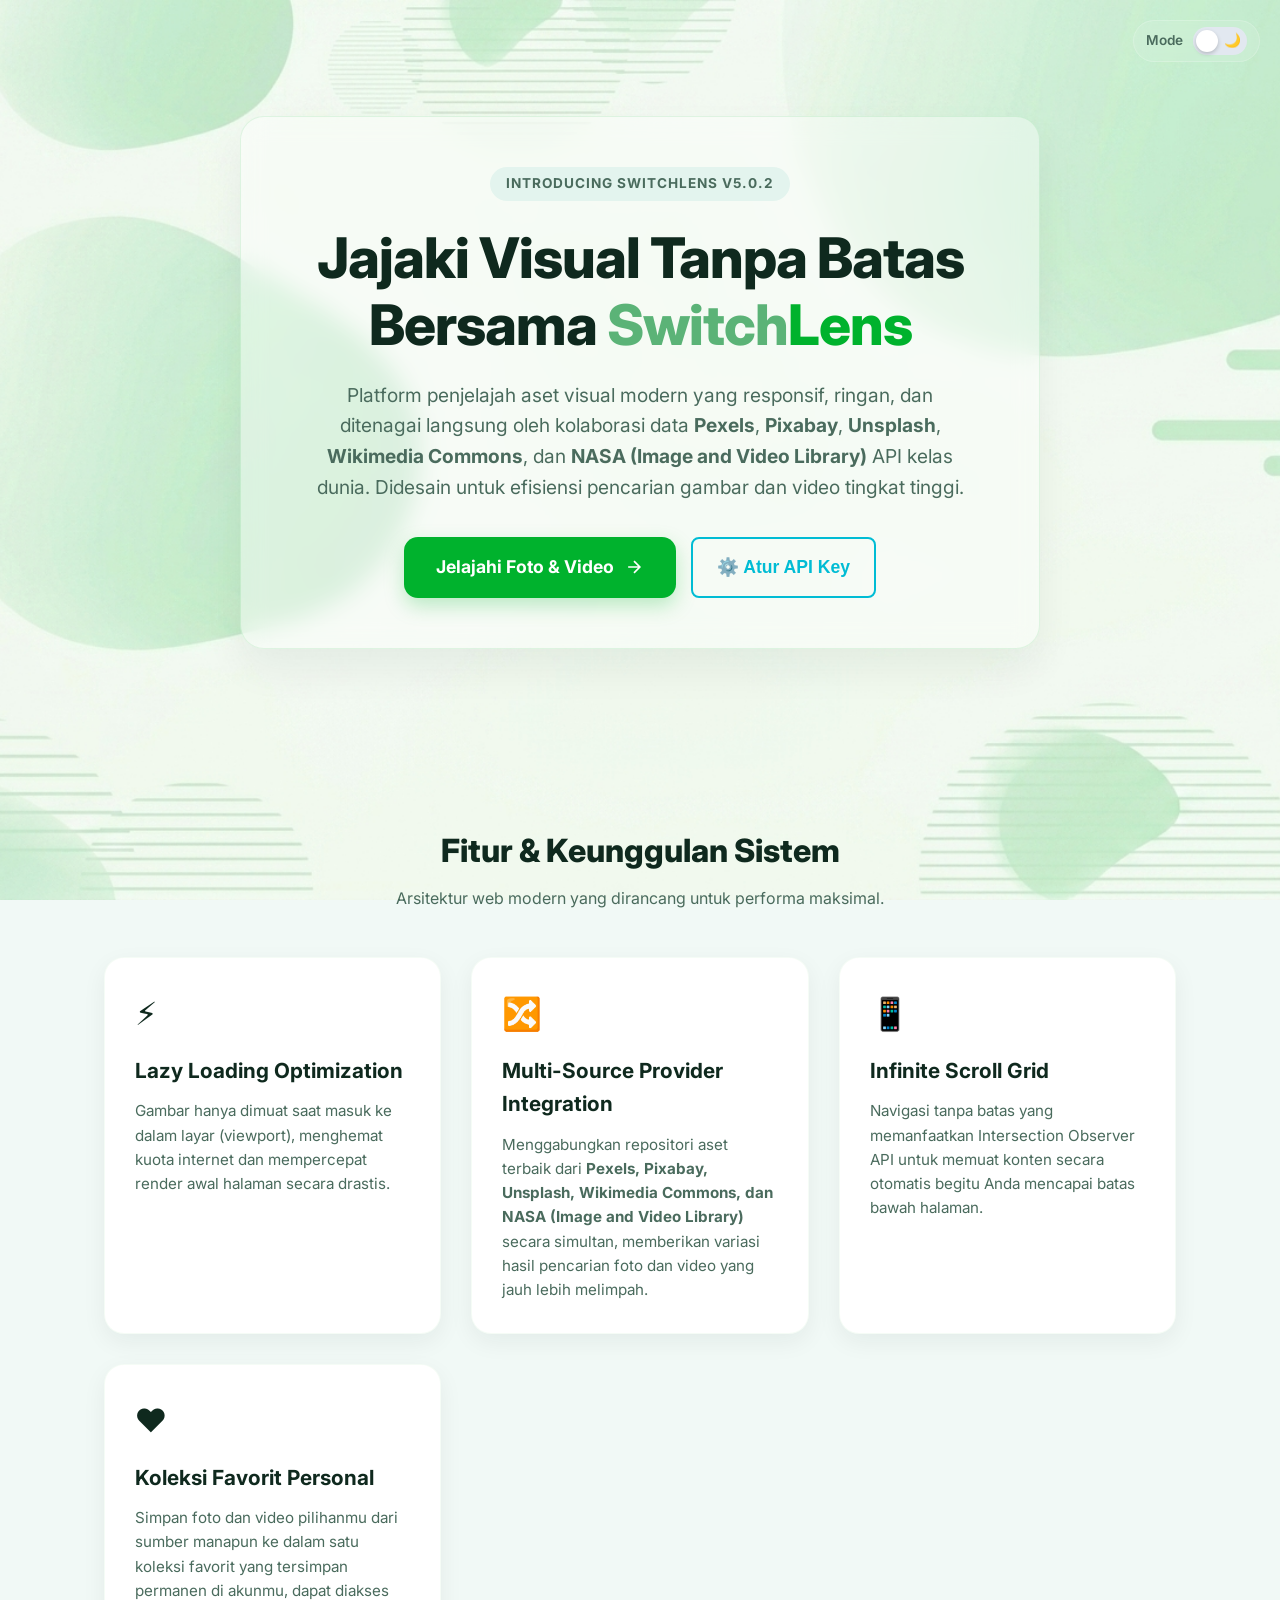
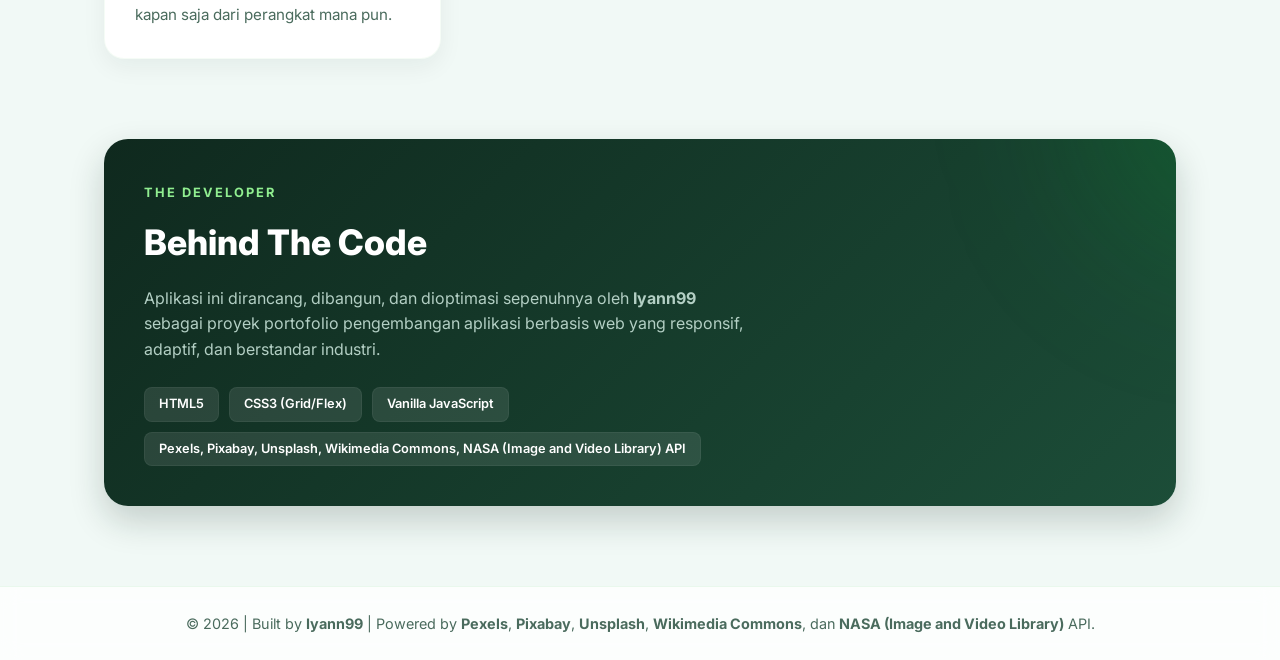
<file: index.html>
<!DOCTYPE html>
<html lang="id">
<head>
  <meta charset="UTF-8">
  <meta name="viewport" content="width=device-width, initial-scale=1.0">

  <title>SwitchLens | Search Free Photos & Videos Across Multiple Libraries</title>
  <meta name="description" content="Temukan, jelajahi, dan simpan foto serta video berkualitas tinggi secara gratis dari Pexels, Pixabay, Unsplash, Wikimedia Commons, dan NASA (Image and Video Library) dalam satu dashboard. Buat akun untuk menyimpan koleksi favorit pribadimu.">
  <meta name="keywords" content="SwitchLens, Pexels API, Pixabay API, Unsplash API, Wikimedia Commons, NASA, free stock photos, stock videos, koleksi favorit, Iyann99">
  <meta name="author" content="Iyann99">
  <meta name="robots" content="index, follow">
  <link rel="canonical" href="https://switchlens.my.id/">

  <meta property="og:type" content="website">
  <meta property="og:url" content="https://switchlens.my.id/">
  <meta property="og:title" content="SwitchLens - Jajaki Visual Tanpa Batas">
  <meta property="og:description" content="Platform modern penjelajah aset gambar dan video yang ditenagai oleh integrasi Pexels, Pixabay, Unsplash, Wikimedia Commons, dan NASA (Image and Video Library). Simpan koleksi favoritmu dalam satu akun.">
  <meta property="og:image" content="https://switchlens.my.id/assets/og-preview.png">
  <meta property="og:locale" content="id_ID">

  <meta property="twitter:card" content="summary_large_image">
  <meta property="twitter:url" content="https://switchlens.my.id/">
  <meta property="twitter:title" content="SwitchLens - Jajaki Visual Tanpa Batas">
  <meta property="twitter:description" content="Gabungan repositori aset visual terbaik dari Pexels, Pixabay, Unsplash, Wikimedia Commons, dan NASA (Image and Video Library) API dalam satu pencarian, lengkap dengan koleksi favorit pribadi.">
  <meta property="twitter:image" content="https://switchlens.my.id/assets/og-preview.png">

  <link rel="icon" type="image/png" href="/icons/favicon-96x96.png" sizes="96x96" />
  <link rel="icon" type="image/svg+xml" href="/icons/favicon.svg" />
  <link rel="shortcut icon" href="/icons/favicon.ico" />
  <link rel="apple-touch-icon" sizes="180x180" href="/icons/apple-touch-icon.png" />
  <meta name="apple-mobile-web-app-title" content="SwitchLens" />
  <link rel="manifest" href="/icons/site.webmanifest" />
  <link rel="preconnect" href="https://fonts.googleapis.com">
  <link rel="preconnect" href="https://fonts.gstatic.com" crossorigin>
  <link href="https://fonts.googleapis.com/css2?family=Inter:wght@400;600;700;800&display=swap" rel="stylesheet">
  
  <meta name="google-site-verification" content="WxDj8l9F1ZDV_EmsvDcZfuHmyfCdKsSxDBabFustOgk" />
  <meta name="google-site-verification" content="_AuWXx3rWN2Ut6qjThLxHGTjjyWtorV9GZPW_QxKOjI" />
  <meta name="yandex-verification" content="6bb204dde2902ca7" />
  
  <link rel="stylesheet" href="css/landing.css">
  <script src="js/seo-schema.js" defer></script>

</head>

<body data-theme="light">
  <div class="theme-switch-container">
    <span class="theme-label-text">Mode</span>
    <label class="theme-switch">
      <input id="themeToggle" type="checkbox">
      <span class="theme-slider">
        <span class="theme-icon sun-icon">☀️</span>
        <span class="theme-icon moon-icon">🌙</span>
      </span>
    </label>
  </div>
  <header class="hero-section">
    <div class="hero-container">
      <div class="brand-badge">Introducing SwitchLens v5.0.2</div>
      <h1 class="hero-title">
        Jajaki Visual Tanpa Batas Bersama <span class="highlight">Switch<span class="lens">Lens</span></span>
      </h1>
      <p class="hero-subtitle">
        Platform penjelajah aset visual modern yang responsif, ringan, dan ditenagai langsung oleh kolaborasi data <a href="https://pexels.com"><b>Pexels</b></a>, <a href="https://pixabay.com"><b>Pixabay</b></a>, <a href="https://unsplash.com"><b>Unsplash</b></a>, <a href="https://commons.wikimedia.org/wiki/Main_Page"><b>Wikimedia Commons</b></a>, dan <a href="https://www.nasa.gov"><b>NASA (Image and Video Library)</b></a> API kelas dunia. Didesain untuk efisiensi pencarian gambar dan video tingkat tinggi.
      </p>
      
      <div class="cta-group" style="display: flex; gap: 15px; justify-content: center; flex-wrap: wrap;">
        <a href="home.html" class="btn btn-primary">
          Jelajahi Foto & Video
          <svg width="20" height="20" viewBox="0 0 24 24" fill="none" stroke="currentColor" stroke-width="2"><path d="M5 12h14M12 5l7 7-7 7"/></svg>
        </a>
        <button id="openTokenModalBtn" class="btn" style="background: transparent; border: 2px solid #00bcd4; color: #00bcd4; cursor: pointer; border-radius: 8px; font-weight: 600; padding: 12px 24px; display: flex; align-items: center; gap: 8px;">
          ⚙️ Atur API Key
        </button>
      </div>
    </div>
  </header>

  <section class="features-section">
    <div class="section-title-wrapper">
      <h2>Fitur & Keunggulan Sistem</h2>
      <p class="desk">Arsitektur web modern yang dirancang untuk performa maksimal.</p>
    </div>
    
    <div class="features-grid">
      <div class="feature-card">
        <div class="icon-box">⚡</div>
        <h3>Lazy Loading Optimization</h3>
        <p>Gambar hanya dimuat saat masuk ke dalam layar (viewport), menghemat kuota internet dan mempercepat render awal halaman secara drastis.</p>
      </div>

      <div class="feature-card">
        <div class="icon-box">🔀</div>
        <h3>Multi-Source Provider Integration</h3>
        <p>Menggabungkan repositori aset terbaik dari <b>Pexels, Pixabay, Unsplash, Wikimedia Commons, dan NASA (Image and Video Library)</b> secara simultan, memberikan variasi hasil pencarian foto dan video yang jauh lebih melimpah.</p>
      </div>

      <div class="feature-card">
        <div class="icon-box">📱</div>
        <h3>Infinite Scroll Grid</h3>
        <p>Navigasi tanpa batas yang memanfaatkan Intersection Observer API untuk memuat konten secara otomatis begitu Anda mencapai batas bawah halaman.</p>
      </div>

      <div class="feature-card">
        <div class="icon-box">❤️</div>
        <h3>Koleksi Favorit Personal</h3>
        <p>Simpan foto dan video pilihanmu dari sumber manapun ke dalam satu koleksi favorit yang tersimpan permanen di akunmu, dapat diakses kapan saja dari perangkat mana pun.</p>
      </div>
    </div>
  </section>

  <section class="creator-section">
    <div class="creator-card">
      <div class="creator-info">
        <span class="badge">The Developer</span>
        <h2 class="behindTheCode">Behind The Code</h2>
        <p>
          Aplikasi ini dirancang, dibangun, dan dioptimasi sepenuhnya oleh <a href="https://github.com/iyann99"><strong>Iyann99</strong></a> sebagai proyek portofolio pengembangan aplikasi berbasis web yang responsif, adaptif, dan berstandar industri.
        </p>
        <div class="tech-stack">
          <span>HTML5</span>
          <span>CSS3 (Grid/Flex)</span>
          <span>Vanilla JavaScript</span>
          <span>Pexels, Pixabay, Unsplash, Wikimedia Commons, NASA (Image and Video Library) API</span>
        </div>
      </div>
    </div>
  </section>

  <div class="token-modal" id="landingTokenModal">
      <div class="modal-box">
          <h2>API Setup</h2>
          <p style="font-size: 0.9rem; color: #aaa; margin-bottom: 15px;">
              Masukkan minimal salah satu token untuk menikmati fitur. Kamu bisa menambahkan atau memperbarui token kapan saja.
          </p>
          
          <label style="display:block; text-align:left; margin-bottom:5px; font-weight:bold; font-size:0.85rem;">Pexels API Key:</label>
          <input id="tokenInputPexels" type="text" placeholder="Kosongkan jika tidak ada">
          
          <label style="display:block; text-align:left; margin-bottom:5px; font-weight:bold; font-size:0.85rem;">Pixabay API Key:</label>
          <input id="tokenInputPixabay" type="text" placeholder="Kosongkan jika tidak ada">
          
          <div style="display: flex; gap: 12px; justify-content: space-between; margin-top: 24px; align-items: center; flex-wrap: wrap;">
            
          <a href="guide.html" class="link-guide">Belum ada API Key?</a>
          <div class="modal-btn-group" style="display: flex; gap: 10px;">
            <button id="closeModalBtn" class="btn-modal btn-modal-secondary">Batal</button>
            <button id="saveToken" class="btn-modal btn-modal-primary">Simpan</button>
          </div>
        </div>
      </div>
  </div>
  
  <div class="token-modal" id="messageModal">
      <div class="modal-box" style="text-align: center; max-width: 380px; padding: 30px 25px;">
          <h2 id="messageTitle" style="color: var(--text-primary); margin-bottom: 12px; font-size: 1.4rem;">Pemberitahuan</h2>
          <p id="messageBody" style="font-size: 0.95rem; color: var(--text-secondary); margin-bottom: 25px; line-height: 1.6;">Pesan di sini</p>
          <button id="closeMessageBtn">Tutup</button>
      </div>
  </div>

  <footer>
    <p>&copy; 2026 | Built by <a href="https://github.com/iyann99"><b>Iyann99</b></a> | Powered by <a href="https://pexels.com"><b>Pexels</b></a>, <a href="https://pixabay.com"><b>Pixabay</b></a>, <a href="https://unsplash.com"><b>Unsplash</b></a>, <a href="https://commons.wikimedia.org/wiki/Main_Page"><b>Wikimedia Commons</b></a>, dan <a href="https://www.nasa.gov"><b>NASA (Image and Video Library)</b></a> API.</p>
  </footer>

  <script src="js/landing.js" defer></script>
  <script src="js/register-sw.js" defer></script>
</body>
</html>
</file>
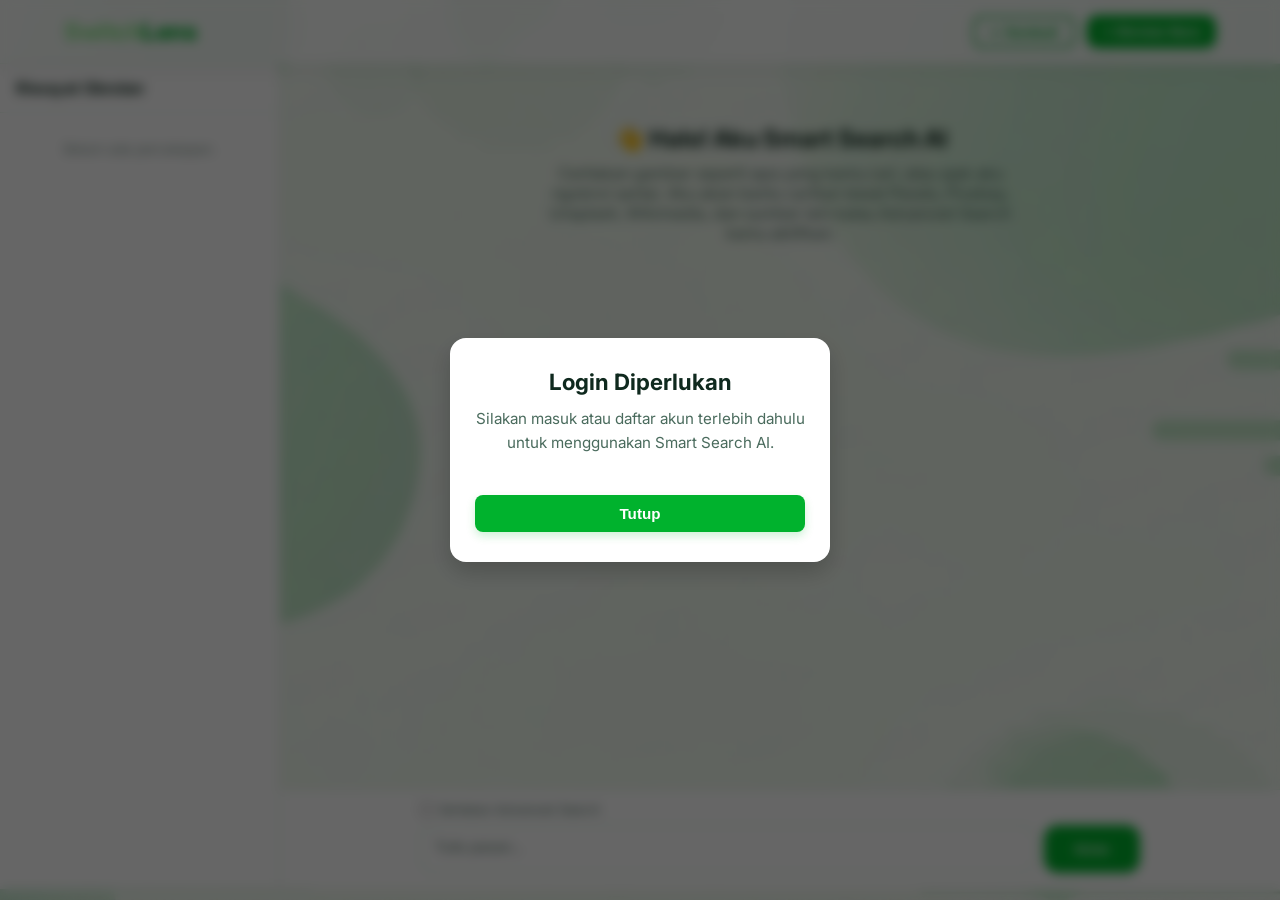
<file: ai-search.html>
<!DOCTYPE html>
<html lang="id">
<head>
  <meta charset="UTF-8">
  <meta name="viewport" content="width=device-width, initial-scale=1.0">

  <title>Smart Search AI - SwitchLens</title>
  <meta name="description" content="Ngobrol dengan AI untuk menemukan foto yang kamu cari di SwitchLens.">
  <meta name="robots" content="noindex, nofollow">
  <link rel="canonical" href="https://switchlens.my.id/ai-search.html">

  <link rel="icon" type="image/png" href="/icons/favicon-96x96.png" sizes="96x96" />
  <link rel="icon" type="image/svg+xml" href="/icons/favicon.svg" />
  <link rel="shortcut icon" href="/icons/favicon.ico" />
  <link rel="apple-touch-icon" sizes="180x180" href="/icons/apple-touch-icon.png" />
  <meta name="apple-mobile-web-app-title" content="SwitchLens" />
  <link rel="manifest" href="/icons/site.webmanifest" />

  <link rel="preconnect" href="https://fonts.googleapis.com">
  <link rel="preconnect" href="https://fonts.gstatic.com" crossorigin>
  <link href="https://fonts.googleapis.com/css2?family=Inter:wght@400;600;700;800&display=swap" rel="stylesheet">

  <link rel="stylesheet" href="css/home.css" type="text/css" media="all" />
  <link rel="stylesheet" href="css/ai-search.css" type="text/css" media="all" />
</head>

<body data-theme="light">

<header>
  <nav>
    <a href="home.html" class="logo-container">
      <span class="logo1">Switch</span><span class="logo2">Lens</span>
    </a>
    <div class="navContainerBtn">
      <a href="home.html" class="btn-secondary-outline">← Kembali</a>
      <button id="newChatBtn" class="btnVideo">+ Obrolan Baru</button>
    </div>
  </nav>
</header>

<div class="ai-search-layout">

  <aside class="ai-conversations-sidebar" id="conversationsSidebar">
    <div class="ai-sidebar-header">
      <span>Riwayat Obrolan</span>
      <button id="closeSidebarBtn" class="ai-sidebar-close">✕</button>
    </div>
    <div id="conversationsList" class="ai-conversations-list">
      <p class="ai-empty-note">Belum ada percakapan.</p>
    </div>
  </aside>

  <main class="ai-chat-main">

    <button id="toggleSidebarBtn" class="ai-toggle-sidebar" title="Riwayat Obrolan">☰ Riwayat</button>

    <div id="chatMessages" class="ai-chat-messages">
      <div class="ai-welcome-message">
        <h2>👋 Halo! Aku Smart Search AI</h2>
        <p>Ceritakan gambar seperti apa yang kamu cari, atau ajak aku ngobrol santai. Aku akan bantu carikan lewat Pexels, Pixabay, Unsplash, Wikimedia, dan sumber lain kalau Advanced Search kamu aktifkan.</p>
      </div>
    </div>

    <div class="ai-chat-input-wrapper">
      <label class="ai-advanced-toggle-label" title="Ikutkan Pinterest, Bing, YouTube, Pixiv, dan Bilibili dalam pencarian (perlu Advanced Search aktif)">
        <input type="checkbox" id="aiAdvancedToggle">
        <span>Sertakan Advanced Search</span>
      </label>
      <div class="ai-input-row">
        <textarea id="chatInput" placeholder="Tulis pesan... " rows="1"></textarea>
        <button id="sendChatBtn">Kirim</button>
      </div>
    </div>

  </main>

</div>

<div class="ai-confirm-modal" id="deleteConfirmModal" aria-hidden="true">
    <div class="ai-confirm-box" role="dialog" aria-modal="true" aria-labelledby="deleteConfirmTitle">
        <div class="ai-confirm-icon">🗑️</div>
        <h2 id="deleteConfirmTitle">Hapus percakapan?</h2>
        <p id="deleteConfirmBody">Percakapan ini akan dihapus dan tidak dapat dipulihkan.</p>
        <div class="ai-confirm-actions">
            <button type="button" id="cancelDeleteBtn" class="ai-confirm-cancel">Batal</button>
            <button type="button" id="confirmDeleteBtn" class="ai-confirm-delete">Hapus</button>
        </div>
    </div>
</div>

<div class="token-modal" id="messageModal">
    <div class="modal-box" style="text-align: center; max-width: 380px; padding: 30px 25px;">
        <h2 id="messageTitle" style="color: var(--text-primary); margin-bottom: 12px; font-size: 1.4rem;">Pemberitahuan</h2>
        <p id="messageBody" style="font-size: 0.95rem; color: var(--text-secondary); margin-bottom: 25px; line-height: 1.6;">Pesan di sini</p>
        <button id="closeMessageBtn">Tutup</button>
    </div>
</div>

<div id="lightbox">
  <span id="closeLightbox">&times;</span>
  <img id="lightboxImg" src="" alt="Full Screen Preview" />
</div>

<script src="js/auth.js" defer></script>
<script src="js/config.js" defer></script>
<script src="js/ai-search.js" defer></script>
<script src="js/register-sw.js" defer></script>
</body>
</html>
</file>
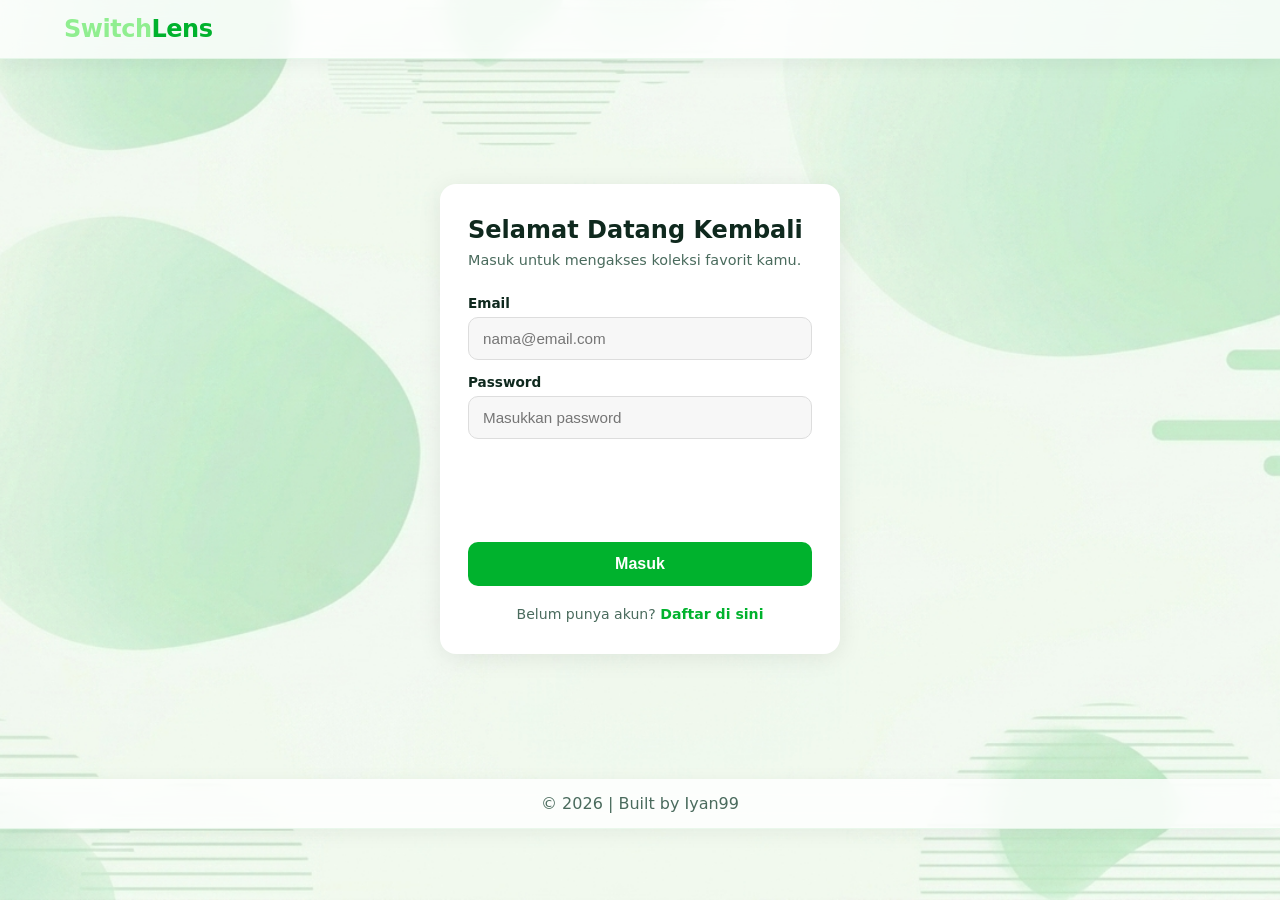
<file: login.html>
<!DOCTYPE html>
<html lang="id">
<head>
  <meta charset="UTF-8">
  <meta name="viewport" content="width=device-width, initial-scale=1.0">

  <title>Masuk - SwitchLens</title>
  <meta name="description" content="Masuk ke akun SwitchLens untuk menyimpan dan mengelola koleksi favorit kamu.">
  <meta name="robots" content="noindex, nofollow">
  <link rel="canonical" href="https://switchlens.my.id/login.html">

  <link rel="icon" type="image/png" href="/icons/favicon-96x96.png" sizes="96x96" />
  <link rel="icon" type="image/svg+xml" href="/icons/favicon.svg" />
  <link rel="shortcut icon" href="/icons/favicon.ico" />
  <link rel="apple-touch-icon" sizes="180x180" href="/icons/apple-touch-icon.png" />
  <meta name="apple-mobile-web-app-title" content="SwitchLens" />
  <link rel="manifest" href="/icons/site.webmanifest" />

  <link rel="stylesheet" href="css/home.css" type="text/css" media="all" />
  <link rel="stylesheet" href="css/auth.css" type="text/css" media="all" />
</head>

<body data-theme="light">
<header>
  <nav>
    <a href="index.html" class="logo-container">
      <span class="logo1">Switch</span><span class="logo2">Lens</span>
    </a>
  </nav>
</header>

<main class="auth-container">
  <div class="auth-box">
    <h1>Selamat Datang Kembali</h1>
    <p class="auth-subtitle">Masuk untuk mengakses koleksi favorit kamu.</p>

    <form id="loginForm" novalidate>
      <label for="email">Email</label>
      <input type="email" id="email" name="email" placeholder="nama@email.com" required autocomplete="email">

      <label for="password">Password</label>
      <input type="password" id="password" name="password" placeholder="Masukkan password" required autocomplete="current-password">

      <div id="turnstileWidget" class="turnstile-slot" data-sitekey="0x4AAAAAAD-PpjPvSwIM3gjA" data-theme="light"></div>
      <div id="turnstileStatus" class="turnstile-status" role="status" aria-live="polite" hidden></div>

      <div id="authError" class="auth-error" hidden></div>

      <button type="submit" id="loginSubmit">Masuk</button>
    </form>

    <p class="auth-switch">Belum punya akun? <a href="register.html">Daftar di sini</a></p>
  </div>
</main>

<div class="token-modal" id="messageModal">
    <div class="modal-box" style="text-align: center; max-width: 380px; padding: 30px 25px;">
        <h2 id="messageTitle" style="color: var(--text-primary); margin-bottom: 12px; font-size: 1.4rem;">Pemberitahuan</h2>
        <p id="messageBody" style="font-size: 0.95rem; color: var(--text-secondary); margin-bottom: 25px; line-height: 1.6;">Pesan di sini</p>
        <button id="closeMessageBtn">Tutup</button>
    </div>
</div>

<footer>
  <p>&copy; 2026 | Built by Iyan99</p>
</footer>

<script src="https://challenges.cloudflare.com/turnstile/v0/api.js?render=explicit" async defer></script>
<script src="js/turnstile.js" defer></script>
<script src="js/config.js" defer></script>
<script src="js/auth.js" defer></script>
<script src="js/register-sw.js" defer></script>
</body>
</html>
</file>
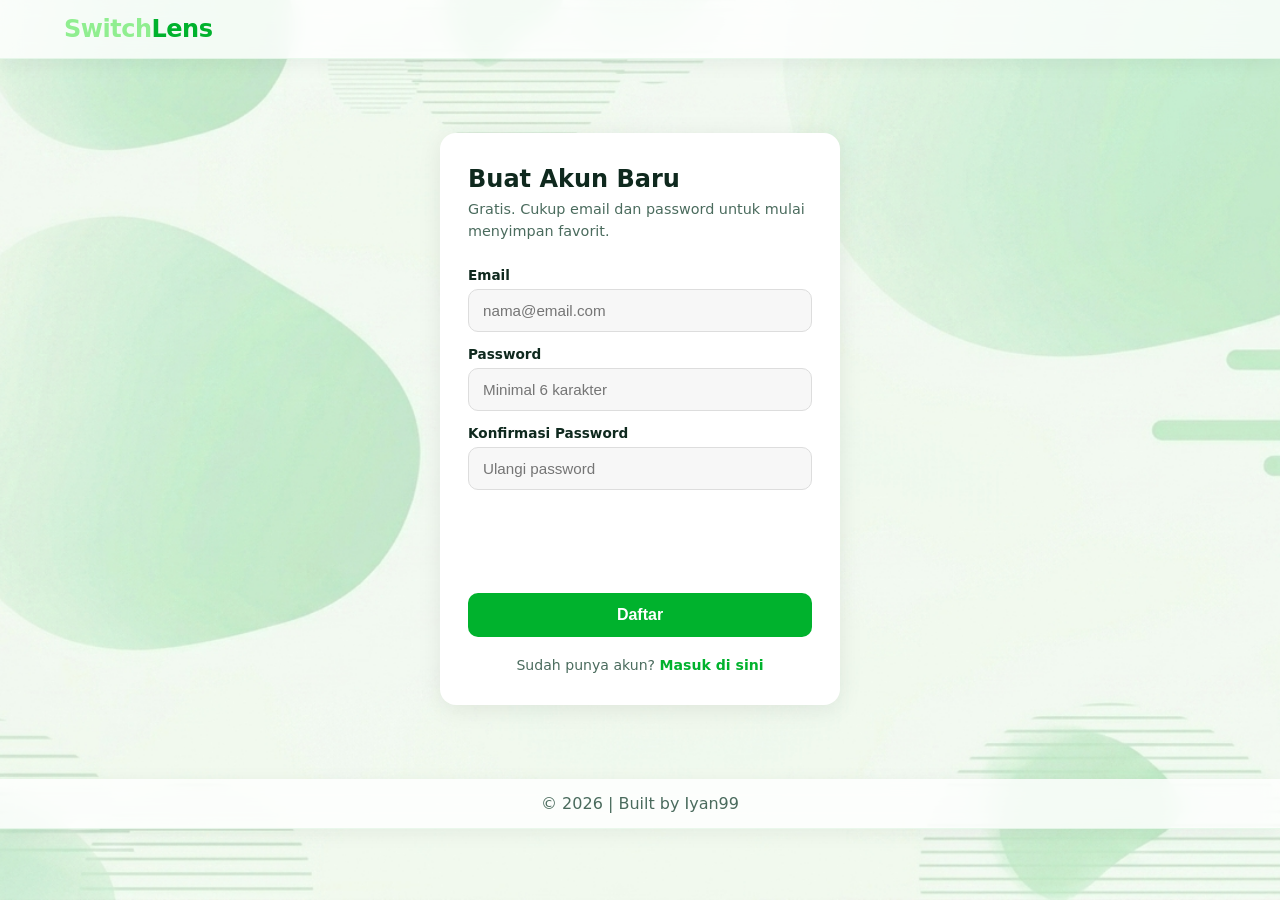
<file: register.html>
<!DOCTYPE html>
<html lang="id">
<head>
  <meta charset="UTF-8">
  <meta name="viewport" content="width=device-width, initial-scale=1.0">

  <title>Daftar - SwitchLens</title>
  <meta name="description" content="Buat akun SwitchLens gratis untuk mulai menyimpan koleksi favorit kamu.">
  <meta name="robots" content="noindex, nofollow">
  <link rel="canonical" href="https://switchlens.my.id/register.html">

  <link rel="icon" type="image/png" href="/icons/favicon-96x96.png" sizes="96x96" />
  <link rel="icon" type="image/svg+xml" href="/icons/favicon.svg" />
  <link rel="shortcut icon" href="/icons/favicon.ico" />
  <link rel="apple-touch-icon" sizes="180x180" href="/icons/apple-touch-icon.png" />
  <meta name="apple-mobile-web-app-title" content="SwitchLens" />
  <link rel="manifest" href="/icons/site.webmanifest" />

  <link rel="stylesheet" href="css/home.css" type="text/css" media="all" />
  <link rel="stylesheet" href="css/auth.css" type="text/css" media="all" />
</head>

<body data-theme="light">
<header>
  <nav>
    <a href="index.html" class="logo-container">
      <span class="logo1">Switch</span><span class="logo2">Lens</span>
    </a>
  </nav>
</header>

<main class="auth-container">
  <div class="auth-box">
    <h1>Buat Akun Baru</h1>
    <p class="auth-subtitle">Gratis. Cukup email dan password untuk mulai menyimpan favorit.</p>

    <form id="registerForm" novalidate>
      <label for="email">Email</label>
      <input type="email" id="email" name="email" placeholder="nama@email.com" required autocomplete="email">

      <label for="password">Password</label>
      <input type="password" id="password" name="password" placeholder="Minimal 6 karakter" required autocomplete="new-password" minlength="6">

      <label for="passwordConfirm">Konfirmasi Password</label>
      <input type="password" id="passwordConfirm" name="passwordConfirm" placeholder="Ulangi password" required autocomplete="new-password" minlength="6">

      <div id="turnstileWidget" class="turnstile-slot" data-sitekey="0x4AAAAAAD-PpjPvSwIM3gjA" data-theme="light"></div>
      <div id="turnstileStatus" class="turnstile-status" role="status" aria-live="polite" hidden></div>

      <div id="authError" class="auth-error" hidden></div>

      <button type="submit" id="registerSubmit">Daftar</button>
    </form>

    <p class="auth-switch">Sudah punya akun? <a href="login.html">Masuk di sini</a></p>
  </div>
</main>

<div class="token-modal" id="messageModal">
    <div class="modal-box" style="text-align: center; max-width: 380px; padding: 30px 25px;">
        <h2 id="messageTitle" style="color: var(--text-primary); margin-bottom: 12px; font-size: 1.4rem;">Pemberitahuan</h2>
        <p id="messageBody" style="font-size: 0.95rem; color: var(--text-secondary); margin-bottom: 25px; line-height: 1.6;">Pesan di sini</p>
        <button id="closeMessageBtn">Tutup</button>
    </div>
</div>

<footer>
  <p>&copy; 2026 | Built by Iyan99</p>
</footer>

<script src="https://challenges.cloudflare.com/turnstile/v0/api.js?render=explicit" async defer></script>
<script src="js/turnstile.js" defer></script>
<script src="js/config.js" defer></script>
<script src="js/auth.js" defer></script>
<script src="js/register-sw.js" defer></script>
</body>
</html>
</file>
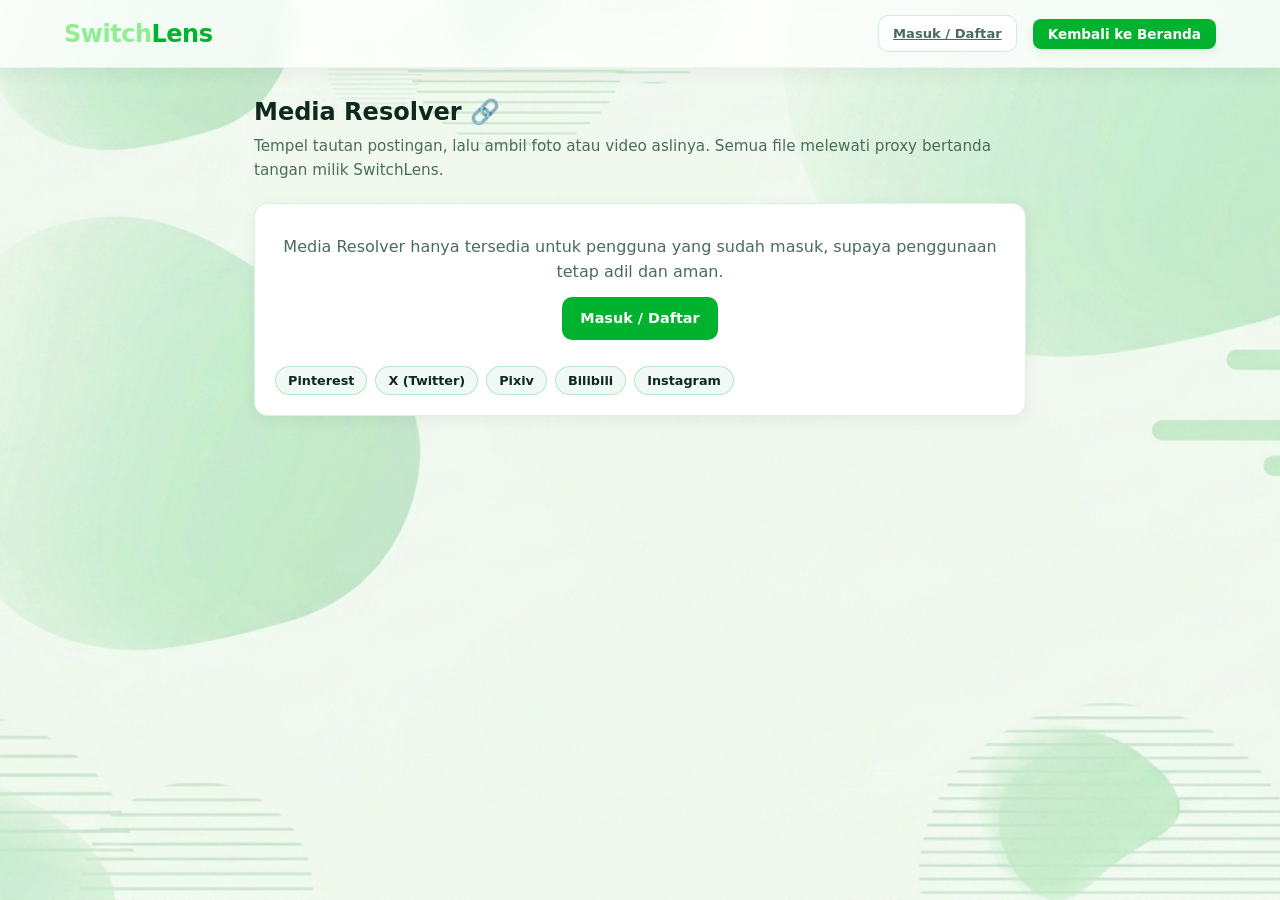
<file: resolve.html>
<!DOCTYPE html>
<html lang="id">
<head>
  <meta charset="UTF-8">
  <meta name="viewport" content="width=device-width, initial-scale=1.0">

  <title>Media Resolver 🔗 - SwitchLens</title>
  <meta name="description" content="Ambil foto dan video dari tautan Pinterest, X, Pixiv, Bilibili, dan Instagram dengan aman melalui SwitchLens.">
  <meta name="robots" content="noindex, nofollow">
  <link rel="canonical" href="https://switchlens.my.id/resolve.html">

  <link rel="icon" type="image/png" href="/icons/favicon-96x96.png" sizes="96x96" />
  <link rel="icon" type="image/svg+xml" href="/icons/favicon.svg" />
  <link rel="shortcut icon" href="/icons/favicon.ico" />
  <link rel="apple-touch-icon" sizes="180x180" href="/icons/apple-touch-icon.png" />
  <meta name="apple-mobile-web-app-title" content="SwitchLens" />
  <link rel="manifest" href="/icons/site.webmanifest" />

  <link rel="stylesheet" href="css/home.css" type="text/css" media="all" />
  <link rel="stylesheet" href="css/resolve.css" type="text/css" media="all" />
</head>

<body data-theme="light">
<header>
  <nav>
    <a href="home.html" class="logo-container">
      <span class="logo1">Switch</span><span class="logo2">Lens</span>
    </a>
    <div class="navContainerBtn">
      <div id="authNavSlot"></div>
      <a href="home.html" class="btnVideo">Kembali ke Beranda</a>
    </div>
  </nav>
</header>

<main class="main-container rs-main">
  <section class="rs-hero" aria-labelledby="rsTitle">
    <h1 id="rsTitle" class="subJudul rs-title">Media Resolver 🔗</h1>
    <p class="rs-lead">Tempel tautan postingan, lalu ambil foto atau video aslinya. Semua file melewati proxy bertanda tangan milik SwitchLens.</p>
  </section>

  <section class="rs-panel" aria-label="Form resolve">
    <div id="rsGate" class="rs-gate" hidden></div>

    <div id="rsForm" hidden>
      <label for="rsInput" class="rs-label">Tautan (maksimal <span id="rsMaxBatch">5</span>, satu per baris)</label>
      <textarea id="rsInput" class="rs-input" rows="4" spellcheck="false" autocomplete="off" autocapitalize="off" placeholder="https://www.pinterest.com/pin/...&#10;https://x.com/user/status/..."></textarea>

      <div class="rs-detect" id="rsDetect" aria-live="polite"></div>

      <div class="rs-actions">
        <button type="button" id="rsPaste" class="rs-btn rs-btn-ghost">📋 Tempel</button>
        <button type="button" id="rsClear" class="rs-btn rs-btn-ghost">Bersihkan</button>
        <button type="button" id="rsSubmit" class="rs-btn rs-btn-primary">Resolve</button>
      </div>

      <label class="rs-consent" id="rsConsentRow" hidden>
        <input type="checkbox" id="rsConsent">
        <span>Saya memahami bahwa konten adalah milik pembuat aslinya dan akan menggunakannya sesuai hak cipta serta ketentuan platform sumber.</span>
      </label>
    </div>

    <div class="rs-platforms" id="rsPlatforms" aria-label="Platform yang didukung"></div>
  </section>

  <section id="rsResults" class="rs-results" aria-live="polite" aria-busy="false"></section>

  <section class="rs-history" id="rsHistorySection" hidden>
    <div class="rs-history-head">
      <h2 class="rs-h2">Riwayat</h2>
      <button type="button" id="rsHistoryClear" class="rs-btn rs-btn-ghost rs-btn-sm">Hapus riwayat</button>
    </div>
    <ul id="rsHistoryList" class="rs-history-list"></ul>
  </section>
</main>

<div id="rsPreview" class="rs-modal" role="dialog" aria-modal="true" aria-label="Pratinjau media" hidden>
  <button type="button" id="rsPreviewClose" class="rs-modal-close" aria-label="Tutup pratinjau">&times;</button>
  <div id="rsPreviewBody" class="rs-modal-body"></div>
</div>

<div class="token-modal" id="messageModal">
    <div class="modal-box" style="text-align: center; max-width: 380px; padding: 30px 25px;">
        <h2 id="messageTitle" style="color: var(--text-primary); margin-bottom: 12px; font-size: 1.4rem;">Pemberitahuan</h2>
        <p id="messageBody" style="font-size: 0.95rem; color: var(--text-secondary); margin-bottom: 25px; line-height: 1.6;">Pesan di sini</p>
        <button id="closeMessageBtn">Tutup</button>
    </div>
</div>

<script src="js/auth.js" defer></script>
<script src="js/config.js" defer></script>
<script src="js/resolve.js" defer></script>
<script src="js/register-sw.js" defer></script>
</body>
</html>
</file>
<file: css/landing.css>
:root {
  --main: #f1f9f6;
  --card: #ffffff;
  --text-primary: #0f291e;
  --text-secondary: #4a6b5d;
  --shadow: rgba(15, 41, 30, 0.06);
  --lens-color: #00b22d;
  --lens-light: #90ee90;
}

body[data-theme="dark"] {
  --main: #0b1410;
  --card: #14221b;
  --text-primary: #f1f9f6;
  --text-secondary: #9cbdae;
  --shadow: rgba(0, 0, 0, 0.3);
}

* {
  margin: 0;
  padding: 0;
  box-sizing: border-box;
  touch-action: manipulation;
  -webkit-tap-highlight-color: transparent;
}

body {
  background-color: var(--main);
  background-image: url('/assets/bg/bg1.png');
  background-position: center;
  background-repeat: no-repeat;
  background-attachment: fixed;
  background-size: cover;
  font-family: 'Inter', system-ui, -apple-system, sans-serif;
  color: var(--text-primary);
  line-height: 1.6;
  transition: background-image .5s ease, background-color .5s ease, color .3s ease;
}

body[data-theme="light"] {
  background-image: url("/assets/bg/bg1.png");
  background-size: cover;
  background-position: center;
}

body[data-theme="dark"] {
  background-image: url("/assets/bg/bg2.png");
  background-size: cover;
  background-position: center;
}

.hero-section {
  min-height: 85vh;
  display: flex;
  align-items: center;
  justify-content: center;
  text-align: center;
  padding: 40px 5%;
}

.hero-container {
  max-width: 800px;
  background: rgba(255, 255, 255, 0.4);
  backdrop-filter: blur(12px);
  padding: 50px 30px;
  border-radius: 24px;
  border: 1px solid rgba(0, 178, 45, 0.1);
  box-shadow: 0 20px 40px var(--shadow);
}

body[data-theme="dark"] .hero-container {
  background: rgba(20, 34, 27, 0.6);
  border: 1px solid rgba(0, 178, 45, 0.2);
}

.brand-badge {
  display: inline-block;
  background-color: #e3f4ee;
  color: #4a6b5d;
  padding: 6px 16px;
  border-radius: 30px;
  font-size: 0.85rem;
  font-weight: 700;
  text-transform: uppercase;
  letter-spacing: 1px;
  margin-bottom: 24px;
}

body[data-theme="dark"] .brand-badge {
  background-color: #1a3a2b;
  color: var(--lens-light);
}

.hero-title {
  font-size: clamp(2.2rem, 5vw, 3.5rem);
  font-weight: 800;
  line-height: 1.2;
  margin-bottom: 20px;
  letter-spacing: -1px;
}

.hero-title .highlight {
  color: #5bb377;
}

.hero-title .lens {
  color: var(--lens-color);
}

.hero-subtitle {
  font-size: clamp(1rem, 2vw, 1.2rem);
  color: var(--text-secondary);
  margin-bottom: 35px;
  max-width: 650px;
  margin-left: auto;
  margin-right: auto;
}

.hero-subtitle a {
  color: var(--text-secondary);
  text-decoration: none;
}

.cta-group {
  display: flex;
  justify-content: center;
}

.btn {
  display: inline-flex;
  align-items: center;
  gap: 10px;
  padding: 16px 32px;
  border-radius: 14px;
  font-size: 1.1rem;
  font-weight: 700;
  text-decoration: none;
  transition: all 0.3s ease;
  cursor: pointer;
}

.btn-primary {
  background-color: var(--lens-color);
  color: white;
  box-shadow: 0 8px 20px rgba(0, 178, 45, 0.25);
}

.btn-primary:hover {
  transform: translateY(-3px);
  box-shadow: 0 12px 24px rgba(0, 178, 45, 0.35);
  background-color: #009926;
}

.features-section {
  max-width: 1200px;
  margin: 60px auto;
  padding: 0 5%;
}

.section-title-wrapper {
  text-align: center;
  margin-bottom: 45px;
}

.section-title-wrapper h2 {
  font-size: 2rem;
  font-weight: 800;
  margin-bottom: 10px;
}

.section-title-wrapper p {
  color: var(--text-secondary);
}

.features-grid {
  display: grid;
  grid-template-columns: repeat(auto-fit, minmax(300px, 1fr));
  gap: 30px;
}

.feature-card {
  background: var(--card);
  padding: 30px;
  border-radius: 20px;
  box-shadow: 0 8px 24px var(--shadow);
  border: 1px solid rgba(0, 178, 45, 0.04);
  transition: background-color .3s ease;
}

.icon-box {
  font-size: 2rem;
  margin-bottom: 15px;
}

.feature-card h3 {
  font-size: 1.3rem;
  font-weight: 700;
  margin-bottom: 12px;
}

.feature-card p {
  color: var(--text-secondary);
  font-size: 0.95rem;
}

.creator-section {
  max-width: 1200px;
  margin: 80px auto;
  padding: 0 5%;
}

.creator-card {
  background: linear-gradient(135deg, #0f291e 0%, #1c4d38 100%);
  color: #ffffff;
  padding: 40px;
  border-radius: 24px;
  box-shadow: 0 15px 35px rgba(15, 41, 30, 0.2);
  display: flex;
  align-items: center;
  position: relative;
  overflow: hidden;
}

.creator-card::before {
  content: '';
  position: absolute;
  top: -50%;
  right: -20%;
  width: 300px;
  height: 300px;
  background: rgba(0, 178, 45, 0.2);
  filter: blur(80px);
  border-radius: 50%;
}

.creator-info {
  max-width: 600px;
  position: relative;
  z-index: 2;
}

.creator-info .badge {
  color: var(--lens-light);
  font-size: 0.8rem;
  font-weight: 700;
  text-transform: uppercase;
  letter-spacing: 2px;
}

.creator-info h2,
.behindTheCode {
  font-size: 2.2rem;
  font-weight: 800;
  margin: 10px 0 15px 0;
  color: #ffffff !important;
}

.creator-info p {
  color: #b3cfc4;
  margin-bottom: 25px;
}

.creator-info a {
  color: #b3cfc4;
  text-decoration: none;
}

.tech-stack {
  display: flex;
  gap: 10px;
  flex-wrap: wrap;
}

.tech-stack span {
  background: rgba(255, 255, 255, 0.1);
  padding: 6px 14px;
  border-radius: 8px;
  font-size: 0.8rem;
  font-weight: 600;
  border: 1px solid rgba(255, 255, 255, 0.05);
  color: #ffffff;
}

footer {
  background-color: rgba(255, 255, 255, 0.8);
  backdrop-filter: blur(10px);
  padding: 25px 5%;
  border-top: 1px solid rgba(0, 178, 45, 0.08);
  color: var(--text-secondary);
  display: flex;
  justify-content: center;
  align-items: center;
  text-align: center;
  font-size: 0.9rem;
  transition: background-color .3s ease;
}

footer a {
  text-decoration: none;
  color: var(--text-secondary);
}

body[data-theme="dark"] footer {
  background-color: rgba(20, 34, 27, 0.8);
  border-top: 1px solid rgba(0, 178, 45, 0.15);
}

@media (max-width: 600px) {
  .hero-title {
    font-size: 2rem;
  }

  .cta-group {
    flex-direction: column;
    gap: 10px;
  }

  .btn {
    width: 100%;
    justify-content: center;
  }

  footer {
    padding: 20px 5%;
    font-size: 0.8rem;
  }
  
  footer p {
    line-height: 1.8;
  }
}

.token-modal {
  position: fixed;
  top: 0;
  left: 0;
  width: 100%;
  height: 100%;
  background: rgba(0, 0, 0, 0.75);
  display: none;
  align-items: center;
  justify-content: center;
  z-index: 9999;
}

.modal-box {
  background: var(--card);
  color: var(--text-primary);
  padding: 25px;
  border-radius: 12px;
  max-width: 400px;
  width: 90%;
  box-shadow: 0 10px 25px var(--shadow);
  text-align: center;
  border: 1px solid rgba(0, 178, 45, 0.1);
}

body[data-theme="dark"] #messageModal .modal-box {
  background: #14221b;
  border: 1px solid rgba(0, 178, 45, 0.2);
}

.modal-box input {
  width: 100%;
  padding: 10px;
  margin: 10px 0;
  border-radius: 6px;
  border: 1px solid rgba(0, 178, 45, 0.2);
  background: var(--main);
  color: var(--text-primary);
  box-sizing: border-box;
}


.modal-box button {
  padding: 10px 20px;
  border: none;
  border-radius: 6px;
  cursor: pointer;
  font-weight: bold;
}

#saveToken {
  background: #00bcd4;
  color: #fff;
}

#closeModalBtn {
  background: #444;
  color: #aaa;
  margin-right: 10px;
}

#closeMessageBtn {
  background: var(--lens-color);
  color: #fff;
  padding: 10px 24px;
}

.register {
  font-size: 12px;
  color: var(--lens-color);
  text-decoration: none;
}

.fx-text-shimmer {
  margin: 0;
  font-size: 36px;
  font-weight: 800;
  letter-spacing: -0.5px;
  background: linear-gradient(90deg, #475569 0%, #475569 40%, #fff 50%, #475569 60%, #475569 100%);
  background-size: 200% 100%;
  -webkit-background-clip: text;
  background-clip: text;
  color: transparent;
  animation: fx-shimmer-text 2.2s linear infinite;
}

@keyframes fx-shimmer-text {
  to { background-position: -200% 50%; }
}

.fx-misc-switch {
  display: inline-flex;
  cursor: pointer;
}

.fx-misc-switch input {
  display: none;
}

.fx-misc-switch-track {
  width: 68px;
  height: 32px;
  border-radius: 999px;
  background: linear-gradient(180deg, #38bdf8 0%, #0ea5e9 100%);
  position: relative;
  transition: background 0.5s ease;
  box-shadow: inset 0 2px 6px rgba(0,0,0,0.15);
}

.fx-misc-switch-thumb {
  position: absolute;
  top: 3px;
  left: 3px;
  width: 26px;
  height: 26px;
  border-radius: 50%;
  background: radial-gradient(circle at 30% 30%, #fef3c7, #fbbf24);
  box-shadow: 0 0 12px rgba(251,191,36,0.8);
  transition: transform 0.5s cubic-bezier(0.34, 1.56, 0.64, 1), background 0.5s ease, box-shadow 0.5s ease;
}

.fx-misc-switch input:checked + .fx-misc-switch-track {
  background: linear-gradient(180deg, #1e1b4b 0%, #0f172a 100%);
}

.fx-misc-switch input:checked + .fx-misc-switch-track .fx-misc-switch-thumb {
  transform: translateX(36px);
  background: radial-gradient(circle at 70% 30%, #e5e7eb, #94a3b8);
  box-shadow: inset -5px -3px 0 0 #475569, 0 0 12px rgba(203,213,225,0.4);
}

.fx-misc-switch {
  flex-shrink: 0;
}

.fx-misc-switch-track {
  backdrop-filter: blur(10px);
}

.theme-switch-container {
  position: absolute;
  top: 20px;
  right: 20px;
  display: flex;
  align-items: center;
  gap: 10px;
  z-index: 100;
  background: rgba(255, 255, 255, 0.1);
  padding: 6px 12px;
  border-radius: 30px;
  backdrop-filter: blur(8px);
  border: 1px solid rgba(255, 255, 255, 0.2);
}

[data-theme="dark"] .theme-switch-container {
  background: rgba(0, 0, 0, 0.3);
  border: 1px solid rgba(255, 255, 255, 0.1);
}

.theme-label-text {
  font-size: 0.85rem;
  font-weight: 600;
  color: var(--text-secondary);
}

.theme-switch {
  position: relative;
  display: inline-block;
  width: 54px;
  height: 28px;
}

.theme-switch input {
  opacity: 0;
  width: 0;
  height: 0;
}

.theme-slider {
  position: absolute;
  cursor: pointer;
  top: 0; left: 0; right: 0; bottom: 0;
  background-color: #e2e8f0;
  transition: .4s;
  border-radius: 34px;
  display: flex;
  align-items: center;
  justify-content: space-between;
  padding: 0 6px;
}

.theme-slider:before {
  position: absolute;
  content: "";
  height: 22px;
  width: 22px;
  left: 3px;
  bottom: 3px;
  background-color: white;
  transition: .4s;
  border-radius: 50%;
  box-shadow: 0 2px 4px rgba(0,0,0,0.2);
  z-index: 2;
}

input:checked + .theme-slider {
  background-color: #00bcd4;
}

input:checked + .theme-slider:before {
  transform: translateX(26px);
}

.theme-icon {
  font-size: 0.85rem;
  user-select: none;
  z-index: 1;
}

.link-guide {
  font-size: 0.85rem;
  color: #00bcd4;
  text-decoration: none;
  font-weight: 600;
  transition: opacity 0.2s;
}

.link-guide:hover {
  text-decoration: underline;
  opacity: 0.8;
}

.btn-modal {
  padding: 10px 20px;
  font-size: 0.9rem;
  font-weight: 600;
  border-radius: 6px;
  cursor: pointer;
  border: none;
  transition: all 0.2s ease;
}

.btn-modal-secondary {
  background-color: #f1f5f9;
  color: #475569;
}

.btn-modal-secondary:hover {
  background-color: #e2e8f0;
  color: #1e293b;
}

.btn-modal-primary {
  background-color: #00bcd4;
  color: #ffffff;
  box-shadow: 0 2px 4px rgba(0, 188, 212, 0.2);
}

.btn-modal-primary:hover {
  background-color: #00acc1;
  box-shadow: 0 4px 6px rgba(0, 188, 212, 0.3);
}

#closeMessageBtn {
  width: 100%;
  padding: 12px;
  background-color: #f1f5f9;
  border: none;
  border-radius: 6px;
  font-weight: 600;
  color: #475569;
  cursor: pointer;
  transition: background 0.2s;
}

#closeMessageBtn:hover {
  background-color: #e2e8f0;
}
</file>
<file: css/home.css>
* {
    margin: 0;
    padding: 0;
    box-sizing: border-box;
    touch-action: manipulation;
    -webkit-tap-highlight-color: transparent;
}

:root {
    --main: #f1f9f6;
    --card: #ffffff;
    --text-primary: #0f291e;
    --text-secondary: #4a6b5d;
    --shadow: rgba(15, 41, 30, 0.06);
    --lens-color: #00b22d;
}

body {
    min-height: 100vh;
    background-color: var(--main);
    background-image: url("/assets/bg/bg1.png");
    background-position: center;
    background-repeat: no-repeat;
    background-attachment: fixed;
    background-size: cover;
    font-family:
        "Inter",
        system-ui,
        -apple-system,
        sans-serif;
    color: var(--text-primary);
    transition: background-image 0.5s ease;
}

body {
    margin: 0;
    min-height: 100vh;
    transition: background-image 0.5s ease;
}

body[data-theme="light"] {
    background-image: url("/assets/bg/bg1.png") !important;
    background-size: cover;
    background-position: center;
}

body[data-theme="dark"] {
    background-image: url("/assets/bg/bg2.png") !important;
    background-size: cover;
    background-position: center;
}

body[data-theme="light"] h2 {
    color: var(--text-primary);
}

body[data-theme="dark"] h2 {
    color: #fff;
}

header {
    background-color: rgba(255, 255, 255, 0.8);
    backdrop-filter: blur(10px);
    position: sticky;
    top: 0;
    z-index: 100;
    padding: 15px 5%;
    border-bottom: 1px solid rgba(0, 178, 45, 0.08);
    box-shadow: 0px 4px 20px var(--shadow);
}

nav {
    display: flex;
    justify-content: space-between;
    align-items: center;
    max-width: 1200px;
    margin: 0 auto;
}

button {
    user-select: none;
}

.logo-container {
    font-size: 1.5rem;
    text-decoration: none;
}

.logo1,
.logo2 {
    font-weight: 800;
    letter-spacing: -0.5px;
}

.logo1 {
    color: #90ee90;
}

.logo2 {
    color: var(--lens-color);
}

.main-container {
    max-width: 1200px;
    margin: 30px auto;
    padding: 0 5%;
}

.gallery-grid {
    display: grid;
    grid-template-columns: repeat(auto-fill, minmax(280px, 1fr));
    gap: 24px;
}

.media-card {
    background-color: var(--card);
    border-radius: 16px;
    overflow: hidden;
    box-shadow: 0 8px 24px var(--shadow);
    transition:
        transform 0.3s ease,
        box-shadow 0.3s ease;
    cursor: pointer;
    display: flex;
    flex-direction: column;
}

.media-card:hover {
    transform: translateY(-5px);
    box-shadow: 0 12px 30px rgba(0, 178, 45, 0.12);
}

.image-wrapper {
    position: relative;
    width: 100%;
    height: 240px;
    overflow: hidden;
    background-color: #e3f4ee;
}

.image-wrapper img {
    width: 100%;
    height: 100%;
    object-fit: cover;
    transition: transform 0.5s ease;
}

.media-card:hover .image-wrapper img {
    transform: scale(1.05);
}

.card-info {
    padding: 16px;
    display: flex;
    flex-direction: column;
    gap: 8px;
    flex-grow: 1;
}

.card-title {
    font-size: 1.1rem;
    font-weight: 700;
    color: var(--text-primary);
    white-space: nowrap;
    overflow: hidden;
    text-overflow: ellipsis;
}

.card-footer {
    display: flex;
    justify-content: space-between;
    align-items: center;
    margin-top: auto;
}

.api-tag {
    font-size: 0.75rem;
    font-weight: 700;
    padding: 4px 10px;
    border-radius: 6px;
    text-transform: uppercase;
    background-color: #e3f4ee;
    color: var(--text-secondary);
}

#menuBtn {
    font-size: 28px;
    cursor: pointer;
    color: var(--text-primary);
    user-select: none;
    transition: transform 0.2s ease;
}

#menuBtn.active {
    transform: rotate(90deg);
    color: var(--lens-color);
}

#menuBar {
    max-width: 1200px;
    margin: 0 auto;
    padding: 0;
    max-height: 0;
    overflow: hidden;
    display: flex;
    flex-direction: column;
    align-items: center;
    gap: 16px;
    transition:
        max-height 0.4s cubic-bezier(0.4, 0, 0.2, 1),
        padding 0.3s ease;
}

#menuBar.show {
    max-height: 420px;
    padding: 15px 0 5px 0;
}

.search-wrapper {
    display: flex;
    width: 100%;
    max-width: 500px;
    gap: 8px;
}

.search-wrapper input {
    flex-grow: 1;
    padding: 10px 16px;
    border-radius: 12px;
    border: 1px solid rgba(0, 178, 45, 0.2);
    outline: none;
    font-family: inherit;
    background-color: var(--main);
    color: var(--text-primary);
    transition: border-color 0.2s;
}

.search-wrapper input:focus {
    border-color: var(--lens-color);
    box-shadow: 0 0 0 3px rgba(0, 178, 45, 0.1);
}

.search-wrapper button {
    padding: 10px 20px;
    border-radius: 12px;
    border: none;
    background-color: var(--lens-color);
    color: white;
    font-weight: 700;
    cursor: pointer;
    transition: opacity 0.2s;
}

.search-wrapper button:hover {
    opacity: 0.9;
}

.category-wrapper {
    display: flex;
    flex-direction: column;
    align-items: center;
    gap: 8px;
    width: 100%;
}

.category-title {
    font-size: 0.8rem;
    font-weight: 700;
    color: var(--text-secondary);
    text-transform: uppercase;
    letter-spacing: 0.5px;
}

.category-tags {
    display: flex;
    gap: 8px;
    max-width: 100%;
    overflow-x: auto;
    padding-bottom: 4px;
    touch-action: pan-x;
}

.category-tags::-webkit-scrollbar {
    display: none;
}

.cat-tag {
    padding: 6px 14px;
    border-radius: 20px;
    border: 1px solid rgba(74, 107, 93, 0.2);
    background-color: var(--card);
    color: var(--text-secondary);
    font-size: 0.85rem;
    font-weight: 600;
    cursor: pointer;
    white-space: nowrap;
    transition: all 0.2s ease;
}

.cat-tag:hover,
.cat-tag.active {
    background-color: #e3f4ee;
    border-color: var(--lens-color);
    color: var(--text-primary);
}

#lightbox {
    position: fixed;
    top: 0;
    left: 0;
    width: 100%;
    height: 100%;
    background-color: rgba(15, 41, 30, 0.85);
    backdrop-filter: blur(8px);
    display: flex;
    justify-content: center;
    align-items: center;
    z-index: 1000;
    opacity: 0;
    pointer-events: none;
    transition: opacity 0.3s ease;
}

#lightbox.open {
    opacity: 1;
    pointer-events: auto;
}

#lightboxImg {
    max-width: 90vw;
    max-height: 85vh;
    object-fit: contain;
    border-radius: 12px;
    box-shadow: 0 20px 50px rgba(0, 0, 0, 0.5);
    transform: scale(0.9);
    transition: transform 0.3s ease;
}

#lightbox.open #lightboxImg {
    transform: scale(1);
}

#closeLightbox {
    position: absolute;
    top: 20px;
    right: 25px;
    color: #ffffff;
    font-size: 40px;
    font-weight: bold;
    cursor: pointer;
    user-select: none;
    transition: color 0.2s;
}

#closeLightbox:hover {
    color: #90ee90;
}

@media (max-width: 480px) {
    #menuBar.show {
        max-height: 480px;
    }
}

footer {
    background-color: rgba(255, 255, 255, 0.8);
    backdrop-filter: blur(10px);
    position: sticky;
    bottom: 0;
    z-index: 100;
    padding: 15px 5%;
    border-bottom: 1px solid rgba(0, 178, 45, 0.08);
    color: var(--text-secondary);
    box-shadow: 0px 4px 20px var(--shadow);
    display: flex;
    justify-content: center;
}

.token-modal {
    position: fixed;
    inset: 0;
    display: none;
    justify-content: center;
    align-items: center;
    background: rgba(0, 0, 0, 0.6);
    backdrop-filter: blur(6px);
    z-index: 9999;
}

.modal-box {
    width: min(90%, 420px);
    padding: 24px;
    background: #fff;
    border-radius: 16px;
    box-shadow: 0 10px 25px rgba(0, 0, 0, 0.2);
    text-align: center;
}

.modal-box h2 {
    margin-bottom: 12px;
    font-size: 1.4rem;
    color: #222;
}

.modal-box p {
    margin-bottom: 20px;

    color: #666;
    line-height: 1.5;
}

.modal-box input {
    width: 100%;
    padding: 12px 14px;
    border: 1px solid #ddd;
    border-radius: 10px;
    outline: none;
    font-size: 1rem;
}

.modal-box input:focus {
    border-color: #4f46e5;
}

.modal-box button {
    width: 100%;
    margin-top: 15px;
    padding: 12px;
    border: none;
    border-radius: 10px;
    cursor: pointer;
    font-size: 1rem;
    font-weight: 600;
    background: #4f46e5;
    color: white;
    transition: 0.2s;
}

.modal-box button:hover {
    transform: translateY(-2px);
}

.modal-box button:active {
    transform: translateY(0);
}

#loader {
    display: block;
    width: 40px;
    height: 40px;
    margin: 30px auto;
    border: 4px solid rgba(0, 178, 45, 0.2);
    border-top-color: var(--lens-color);
    border-radius: 50%;
    animation: spin 1s linear infinite;
    z-index: 110;
}

@keyframes spin {
    to {
        transform: rotate(360deg);
    }
}

.navContainerBtn {
    display: flex;
    flex-direction: row;
    align-items: center;
    gap: 16px;
}

.btnVideo {
    padding: 6px 14px;
    border: 1px solid rgba(0, 178, 45, 0.15);
    background: var(--lens-color);
    border-radius: 8px;
    color: white;
    font-weight: 700;
    font-size: 0.85rem;
    cursor: pointer;
    transition: all 0.2s ease;
    box-shadow: 0 4px 10px rgba(0, 178, 45, 0.1);
    text-decoration: none;
}

.btnVideo:hover {
    opacity: 0.9;
    transform: translateY(-1px);
    box-shadow: 0 6px 14px rgba(0, 178, 45, 0.2);
}

.btnVideo:active {
    transform: translateY(0);
}

#menuBtn {
    font-size: 28px;
    line-height: 1;
    cursor: pointer;
    color: var(--text-primary);
    user-select: none;
    transition: transform 0.2s ease;
}

.backBtn {
    display: inline-flex;
    align-items: center;
    justify-content: center;
    gap: 8px;
    background-color: transparent;
    color: var(--text-secondary, #4a6b5d);
    border: 2px solid rgba(0, 178, 45, 0.2);
    font-size: 0.95rem;
    font-weight: 700;
    text-decoration: none;
    text-align: center;
    transition: all 0.25s ease-in-out;
    box-sizing: border-box;
}

.backBtn {
    flex: 1;
    display: flex;
    align-items: center;
    justify-content: center;

    padding: 10px 16px;
    font-size: 0.9rem;
    border-radius: 12px;
}

.fx-misc-switch {
    flex-shrink: 0;
}

.fx-misc-switch-track {
    backdrop-filter: blur(10px);
}

.backBtn:hover {
    background-color: rgba(0, 178, 45, 0.08);
    color: #00b22d;
    border-color: #00b22d;
    transform: translateY(-1px);
}

.backBtn:active {
    transform: translateY(1px);
}

@media (min-width: 768px) {
    .backBtn {
        width: auto;
        margin-top: 0;
        margin-left: 15px;
        padding: 10px 18px;
        font-size: 0.9rem;
    }
}

.bottom-controls {
    width: 100%;
    max-width: 500px;
    display: flex;
    justify-content: space-between;
    align-items: center;
    gap: 16px;
    margin-top: 15px;
}

.card-actions {
    display: flex;
    gap: 8px;
}

.action-btn {
    background: rgba(0, 178, 45, 0.08);
    border: none;
    border-radius: 8px;
    width: 32px;
    height: 32px;
    cursor: pointer;
    display: flex;
    align-items: center;
    justify-content: center;
    font-size: 1rem;
    transition: all 0.2s ease;
}

.action-btn:hover {
    background: rgba(0, 178, 45, 0.2);
    transform: translateY(-2px);
}

.action-btn:active {
    transform: translateY(0);
}

.btn-fav.active {
    background: rgba(255, 0, 0, 0.1);
}

#closeMessageBtn {
    background: var(--lens-color);
    color: white;
    border: none;
    padding: 10px 28px;
    border-radius: 8px;
    font-weight: 600;
    font-size: 0.95rem;
    cursor: pointer;
    transition: all 0.2s ease;
    box-shadow: 0 4px 10px rgba(0, 178, 45, 0.2);
}

#closeMessageBtn:hover {
    opacity: 0.9;
    transform: translateY(-2px);
    box-shadow: 0 6px 14px rgba(0, 178, 45, 0.3);
}

#closeMessageBtn:active {
    transform: translateY(0);
}

.register {
    font-size: 12px;
    color: var(--lens-color);
    text-decoration: none;
    font-weight: 700;
}

.fx-misc-switch {
    display: inline-flex;
    cursor: pointer;
}
.fx-misc-switch input {
    display: none;
}
.fx-misc-switch-track {
    width: 68px;
    height: 32px;
    border-radius: 999px;
    background: linear-gradient(180deg, #38bdf8 0%, #0ea5e9 100%);
    position: relative;
    transition: background 0.5s ease;
    box-shadow: inset 0 2px 6px rgba(0, 0, 0, 0.15);
}
.fx-misc-switch-thumb {
    position: absolute;
    top: 3px;
    left: 3px;
    width: 26px;
    height: 26px;
    border-radius: 50%;
    background: radial-gradient(circle at 30% 30%, #fef3c7, #fbbf24);
    box-shadow: 0 0 12px rgba(251, 191, 36, 0.8);
    transition:
        transform 0.5s cubic-bezier(0.34, 1.56, 0.64, 1),
        background 0.5s ease,
        box-shadow 0.5s ease;
}
.fx-misc-switch input:checked + .fx-misc-switch-track {
    background: linear-gradient(180deg, #1e1b4b 0%, #0f172a 100%);
}
.fx-misc-switch input:checked + .fx-misc-switch-track .fx-misc-switch-thumb {
    transform: translateX(36px);
    background: radial-gradient(circle at 70% 30%, #e5e7eb, #94a3b8);
    box-shadow:
        inset -5px -3px 0 0 #475569,
        0 0 12px rgba(203, 213, 225, 0.4);
}

.btn-secondary-outline {
    background: transparent;
    color: var(--lens-color);
    border: 2px solid var(--lens-color);
    display: inline-flex;
    align-items: center;
    justify-content: center;
    gap: 8px;
    padding: 6px 14px;
    border-radius: 8px;
    font-size: 0.85rem;
    font-weight: 700;
    text-decoration: none;
    transition: all 0.25s ease;
    user-select: none;
}

.btn-secondary-outline:hover {
    background-color: var(--lens-color);
    color: #ffffff;
    transform: translateY(-1px);
    box-shadow: 0 4px 10px rgba(0, 178, 45, 0.15);
}

.btn-secondary-outline:active {
    transform: translateY(0);
}

.btn-secondary-outline:hover .btn-icon {
    animation: heartBeat 0.6s infinite alternate;
}

@keyframes heartBeat {
    to {
        transform: scale(1.2);
    }
}

@media (max-width: 480px) {
    .navContainerBtn {
        gap: 8px;
    }

    .btn-secondary-outline,
    .btnVideo {
        padding: 6px 10px;
        font-size: 0.8rem;
        gap: 4px;
    }
}

.slider-viewport {
    width: 100%;
    overflow: hidden;
    touch-action: pan-y;
}

.slider-track {
    display: flex;
    width: 200%;
    transition: transform 0.35s cubic-bezier(0.4, 0, 0.2, 1);
}

.slider-track.dragging {
    transition: none;
}

.slide-panel {
    width: 50%;
    flex-shrink: 0;
    display: flex;
    flex-direction: column;
    align-items: center;
    gap: 16px;
    padding: 0 2px;
}

.slide-dots {
    display: flex;
    justify-content: center;
    gap: 8px;
    margin-top: 12px;
}

.slide-dot {
    width: 8px;
    height: 8px;
    border-radius: 50%;
    background: rgba(74, 107, 93, 0.25);
    cursor: pointer;
    transition:
        background 0.2s ease,
        transform 0.2s ease;
}

.slide-dot.active {
    background: var(--lens-color);
    transform: scale(1.3);
}

.history-wrapper {
    display: flex;
    flex-direction: column;
    align-items: center;
    gap: 8px;
    width: 100%;
}

.history-tags {
    display: flex;
    gap: 8px;
    max-width: 100%;
    overflow-x: auto;
    padding-bottom: 4px;
    touch-action: pan-x;
}

.history-tags::-webkit-scrollbar {
    display: none;
}

.history-tag {
    display: inline-flex;
    align-items: center;
    gap: 6px;
    padding: 6px 10px 6px 14px;
    border-radius: 20px;
    border: 1px solid rgba(74, 107, 93, 0.2);
    background-color: var(--card);
    color: var(--text-secondary);
    font-size: 0.85rem;
    font-weight: 600;
    cursor: pointer;
    white-space: nowrap;
    transition: all 0.2s ease;
}

.history-tag:hover {
    background-color: #e3f4ee;
    border-color: var(--lens-color);
    color: var(--text-primary);
}

.history-tag .remove-history {
    font-size: 0.75rem;
    opacity: 0.6;
    padding: 2px 4px;
}

.history-tag .remove-history:hover {
    opacity: 1;
    color: #dc3545;
}

.history-empty {
    font-size: 0.8rem;
    color: var(--text-secondary);
    opacity: 0.7;
    font-style: italic;
}

.slide2-row {
    width: 100%;
    max-width: 500px;
    display: flex;
    justify-content: space-between;
    align-items: center;
    gap: 12px;
    flex-wrap: wrap;
}

.btn-history-action {
    flex: 1;
    min-width: 130px;
    padding: 10px 14px;
    border-radius: 10px;
    border: 1px solid rgba(0, 178, 45, 0.2);
    background: var(--card);
    color: var(--text-secondary);
    font-size: 0.82rem;
    font-weight: 700;
    cursor: pointer;
    transition: all 0.2s ease;
    white-space: nowrap;
}

.btn-history-action:hover {
    background-color: #e3f4ee;
    border-color: var(--lens-color);
    color: var(--text-primary);
}

#authNavSlot .auth-nav-btn {
    width: 100%;
    text-align: center;
    display: inline-block;
}

.photographer-link {
    text-decoration: none;
    color: var(--text-primary);
}

.floating-search-wrapper {
    display: flex;
    gap: 8px;
    max-width: 500px;
    margin: 16px auto 0 auto;
    padding: 0 5%;
}

.floating-search-wrapper input {
    flex-grow: 1;
    padding: 10px 16px;
    border-radius: 12px;
    border: 1px solid rgba(0, 178, 45, 0.2);
    outline: none;
    font-family: inherit;
    background-color: var(--card);
    color: var(--text-primary);
    transition: border-color 0.2s;
}

.floating-search-wrapper input:focus {
    border-color: var(--lens-color);
    box-shadow: 0 0 0 3px rgba(0, 178, 45, 0.1);
}

.floating-search-wrapper button {
    padding: 10px 20px;
    border-radius: 12px;
    border: none;
    background-color: var(--lens-color);
    color: white;
    font-weight: 700;
    cursor: pointer;
    transition: opacity 0.2s;
    white-space: nowrap;
}

.floating-search-wrapper button:hover {
    opacity: 0.9;
}

.floating-search-wrapper.hidden {
    display: none;
}

.search-wrapper.hidden-by-floating {
    display: none;
}

#providerFilterFab {
    position: fixed;
    bottom: 24px;
    right: 20px;
    width: 56px;
    height: 56px;
    border-radius: 50%;
    border: none;
    background-color: var(--lens-color);
    color: white;
    font-size: 1.5rem;
    box-shadow: 0 4px 16px rgba(0, 0, 0, 0.25);
    cursor: pointer;
    z-index: 500;
    display: flex;
    align-items: center;
    justify-content: center;
    transition: transform 0.2s ease;
}

#providerFilterFab:hover {
    transform: scale(1.08);
}

#providerFilterFab:active {
    transform: scale(0.95);
}

.provider-filter-btn {
    width: auto;
    max-width: 100%;
    flex: 0 1 auto;
    padding: 10px 16px;
    border-radius: 20px;
    border: 2px solid transparent;
    font-weight: 700;
    font-size: 0.85rem;
    cursor: pointer;
    color: white;
    transition: all 0.2s ease;
    opacity: 1;
    white-space: nowrap;
}

#providerFilterGrid {
    display: flex;
    flex-wrap: wrap;
    gap: 10px;
    justify-content: center;

    width: 100%;
    max-width: 100%;

    max-height: 45vh;
    overflow-y: auto;
    overflow-x: hidden;

    margin-bottom: 20px;
    padding: 4px;

    box-sizing: border-box;
}

#providerFilterModal .modal-box {
    width: min(92vw, 560px);
    max-width: 560px;
    max-height: 90vh;
    overflow: hidden;
    padding: 28px 22px;
}

.provider-filter-btn.provider-disabled {
    background-color: #9e9e9e !important;
    opacity: 0.6;
}

.provider-filter-btn.provider-all {
    background-color: var(--lens-color);
}
.provider-filter-btn[data-provider="Pexels"] {
    background-color: #05a081;
}
.provider-filter-btn[data-provider="Pixabay"] {
    background-color: #1ba0e2;
}
.provider-filter-btn[data-provider="Unsplash"] {
    background-color: #111111;
}
.provider-filter-btn[data-provider="Pinterest"] {
    background-color: #e60023;
}
.provider-filter-btn[data-provider="Bing"] {
    background-color: #008373;
}
.provider-filter-btn[data-provider="YouTube"] {
    background-color: #ff0000;
}

.provider-filter-btn[data-provider="Pixiv"] {
    background-color: #0096fa;
}

.provider-filter-btn[data-provider="Bilibili"] {
    background-color: #00a1d6;
}

.provider-filter-btn[data-provider="Openverse"] {
    background-color: #9333ea;
}

.provider-filter-btn[data-provider="Wallhaven"] {
    background-color: #475569;
}

.provider-filter-btn[data-provider="Danbooru"] {
    background-color: #d97706;
}

.provider-filter-btn[data-provider="NASA"] {
    background-color: #0b3d91;
}

.provider-filter-btn[data-provider="Wikimedia"] {
    background-color: #006699;
}

footer a {
    text-decoration: none;
    color: var(--text-secondary);
}

@media (max-width: 480px) {
    #providerFilterFab {
        bottom: 20px;
        right: 16px;
        width: 50px;
        height: 50px;
        font-size: 1.3rem;
    }

    .floating-search-wrapper {
        padding: 0 4%;
    }
}

.gallery-notice {
    grid-column: 1 / -1;
    width: 100%;
    padding: 24px 16px;
    text-align: center;
    color: var(--text-secondary);
}

.gallery-notice p {
    margin: 0 0 12px;
    line-height: 1.5;
}

.gallery-retry {
    padding: 10px 22px;
    border: 0;
    border-radius: 999px;
    background: var(--lens-color);
    color: #fff;
    font: inherit;
    font-weight: 600;
    cursor: pointer;
}
</file>
<file: css/ai-search.css>
* {
    margin: 0;
    padding: 0;
    box-sizing: border-box;
    touch-action: manipulation;
    -webkit-tap-highlight-color: transparent;
}

:root {
    --main: #f1f9f6;
    --card: #ffffff;
    --text-primary: #0f291e;
    --text-secondary: #4a6b5d;
    --shadow: rgba(15, 41, 30, 0.06);
    --lens-color: #00b22d;
}

body {
    margin: 0;
    min-height: 100vh;
    background-color: var(--main);
    background-image: url("/assets/bg/bg1.png");
    background-position: center;
    background-repeat: no-repeat;
    background-attachment: fixed;
    background-size: cover;
    font-family:
        "Inter",
        system-ui,
        -apple-system,
        sans-serif;
    color: var(--text-primary);
    transition:
        background-image 0.5s ease,
        background-color 0.5s ease;
}

body[data-theme="light"] {
    background-image: url("/assets/bg/bg1.png") !important;
    background-size: cover;
    background-position: center;
}

body[data-theme="dark"] {
    background-image: url("/assets/bg/bg2.png") !important;
    background-size: cover;
    background-position: center;
}

body[data-theme="light"] h2 {
    color: var(--text-primary);
}

body[data-theme="dark"] h2 {
    color: #ffffff;
}

header {
    background-color: rgba(255, 255, 255, 0.8);
    backdrop-filter: blur(10px);
    position: sticky;
    top: 0;
    z-index: 100;
    padding: 15px 5%;
    border-bottom: 1px solid rgba(0, 178, 45, 0.08);
    box-shadow: 0px 4px 20px var(--shadow);
}

nav {
    display: flex;
    justify-content: space-between;
    align-items: center;
    max-width: 1200px;
    margin: 0 auto;
}

button {
    user-select: none;
}

.logo-container {
    font-size: 1.5rem;
    text-decoration: none;
}

.logo1,
.logo2 {
    font-weight: 800;
    letter-spacing: -0.5px;
}

.logo1 {
    color: #90ee90;
}

.logo2 {
    color: var(--lens-color);
}

.navContainerBtn {
    display: flex;
    flex-direction: row;
    align-items: center;
    gap: 12px;
}

.backBtn {
    display: inline-flex;
    align-items: center;
    justify-content: center;
    gap: 6px;
    background-color: transparent;
    color: var(--text-secondary);
    border: 2px solid rgba(0, 178, 45, 0.2);
    padding: 8px 14px;
    font-size: 0.85rem;
    font-weight: 700;
    border-radius: 12px;
    text-decoration: none;
    transition: all 0.25s ease-in-out;
}

.backBtn:hover {
    background-color: rgba(0, 178, 45, 0.08);
    color: var(--lens-color);
    border-color: var(--lens-color);
    transform: translateY(-1px);
}

.backBtn:active {
    transform: translateY(1px);
}

.btnVideo {
    padding: 8px 14px;
    border: 1px solid rgba(0, 178, 45, 0.15);
    background: var(--lens-color);
    border-radius: 10px;
    color: #ffffff;
    font-weight: 700;
    font-size: 0.85rem;
    cursor: pointer;
    text-decoration: none;
    box-shadow: 0 4px 10px rgba(0, 178, 45, 0.1);
    transition: all 0.2s ease;
}

.btnVideo:hover {
    opacity: 0.9;
    transform: translateY(-1px);
}

.fx-misc-switch {
    display: inline-flex;
    cursor: pointer;
    flex-shrink: 0;
}

.fx-misc-switch input {
    display: none;
}

.fx-misc-switch-track {
    width: 68px;
    height: 32px;
    border-radius: 999px;
    background: linear-gradient(180deg, #38bdf8 0%, #0ea5e9 100%);
    position: relative;
    backdrop-filter: blur(10px);
    transition: background 0.5s ease;
    box-shadow: inset 0 2px 6px rgba(0, 0, 0, 0.15);
}

.fx-misc-switch-thumb {
    position: absolute;
    top: 3px;
    left: 3px;
    width: 26px;
    height: 26px;
    border-radius: 50%;
    background: radial-gradient(circle at 30% 30%, #fef3c7, #fbbf24);
    box-shadow: 0 0 12px rgba(251, 191, 36, 0.8);
    transition:
        transform 0.5s cubic-bezier(0.34, 1.56, 0.64, 1),
        background 0.5s ease,
        box-shadow 0.5s ease;
}

.fx-misc-switch input:checked + .fx-misc-switch-track {
    background: linear-gradient(180deg, #1e1b4b 0%, #0f172a 100%);
}

.fx-misc-switch input:checked + .fx-misc-switch-track .fx-misc-switch-thumb {
    transform: translateX(36px);
    background: radial-gradient(circle at 70% 30%, #e5e7eb, #94a3b8);
    box-shadow:
        inset -5px -3px 0 0 #475569,
        0 0 12px rgba(203, 213, 225, 0.4);
}

.ai-search-layout {
    display: flex;
    height: calc(100vh - 75px);
    position: relative;
    overflow: hidden;
}

.ai-conversations-sidebar {
    width: 280px;
    flex-shrink: 0;
    background: var(--card);
    border-right: 1px solid rgba(0, 178, 45, 0.15);
    display: flex;
    flex-direction: column;
    transition:
        transform 0.3s ease,
        margin-left 0.3s ease;
    z-index: 50;
}

.ai-sidebar-header {
    display: flex;
    align-items: center;
    justify-content: space-between;
    padding: 14px 16px;
    font-weight: 700;
    border-bottom: 1px solid rgba(0, 178, 45, 0.1);
}

.ai-sidebar-close {
    display: none;
    background: none;
    border: none;
    font-size: 1.1rem;
    cursor: pointer;
    color: var(--text-secondary);
}

.ai-conversations-list {
    flex-grow: 1;
    overflow-y: auto;
    padding: 8px;
}

.ai-empty-note {
    text-align: center;
    color: var(--text-secondary);
    font-size: 0.85rem;
    opacity: 0.7;
    padding: 20px 10px;
}

.ai-conversation-item {
    display: flex;
    align-items: center;
    justify-content: space-between;
    gap: 6px;
    padding: 10px 12px;
    border-radius: 10px;
    cursor: pointer;
    font-size: 0.85rem;
    color: var(--text-primary);
    margin-bottom: 4px;
    transition: background 0.15s ease;
}

.ai-conversation-item:hover {
    background: rgba(0, 178, 45, 0.08);
}

.ai-conversation-item.active {
    background: rgba(0, 178, 45, 0.15);
    font-weight: 600;
}

.ai-conversation-item .ai-conv-title {
    overflow: hidden;
    text-overflow: ellipsis;
    white-space: nowrap;
    flex-grow: 1;
}

.ai-conversation-item .ai-conv-delete {
    opacity: 0.5;
    font-size: 0.8rem;
    flex-shrink: 0;
}

.ai-conversation-item .ai-conv-delete:hover {
    opacity: 1;
    color: #dc3545;
}

.ai-chat-main {
    flex-grow: 1;
    display: flex;
    flex-direction: column;
    position: relative;
    min-width: 0;
}

.ai-toggle-sidebar {
    display: none;
    position: absolute;
    top: 10px;
    left: 10px;
    z-index: 20;
    background: var(--card);
    border: 1px solid rgba(0, 178, 45, 0.2);
    border-radius: 10px;
    padding: 8px 12px;
    font-size: 0.8rem;
    cursor: pointer;
    color: var(--text-primary);
    box-shadow: 0 4px 12px rgba(0, 0, 0, 0.05);
}

.ai-chat-messages {
    flex-grow: 1;
    overflow-y: auto;
    padding: 20px 5%;
    display: flex;
    flex-direction: column;
    gap: 16px;
}

.ai-welcome-message {
    text-align: center;
    max-width: 480px;
    margin: 40px auto;
    color: var(--text-secondary);
}

.ai-welcome-message h2 {
    color: var(--text-primary);
    margin-bottom: 10px;
}

.ai-message {
    max-width: 720px;
    width: 100%;
    margin: 0 auto;
    display: flex;
    flex-direction: column;
    gap: 4px;
}

.ai-message-bubble {
    padding: 12px 16px;
    border-radius: 14px;
    line-height: 1.5;
    font-size: 0.92rem;
    white-space: pre-wrap;
    word-break: break-word;
}

.ai-message.user {
    align-items: flex-end;
}

.ai-message.user .ai-message-bubble {
    align-self: flex-end;
    background: var(--lens-color);
    color: #ffffff;
    border-bottom-right-radius: 4px;
}

.ai-message.assistant {
    align-items: flex-start;
}

.ai-message.assistant .ai-message-bubble {
    align-self: flex-start;
    background: var(--card);
    color: var(--text-primary);
    border: 1px solid rgba(0, 178, 45, 0.12);
    border-bottom-left-radius: 4px;
}

.ai-typing-indicator {
    align-self: flex-start;
    padding: 12px 16px;
    border-radius: 14px;
    background: var(--card);
    border: 1px solid rgba(0, 178, 45, 0.12);
    font-size: 0.85rem;
    color: var(--text-secondary);
    max-width: 720px;
    margin: 0 auto;
    width: 100%;
}

.ai-image-drawer-toggle {
    align-self: flex-start;
    margin-top: 4px;
    padding: 6px 12px;
    border-radius: 20px;
    border: 1px solid rgba(0, 178, 45, 0.25);
    background: transparent;
    color: var(--lens-color);
    font-size: 0.78rem;
    font-weight: 700;
    cursor: pointer;
}

.ai-image-drawer {
    align-self: stretch;
    max-width: 720px;
    width: 100%;
    margin: 6px auto 0 auto;
    overflow-x: auto;
    overflow-y: hidden;
    display: none;
    gap: 10px;
    padding-bottom: 8px;
    touch-action: pan-x;
}

.ai-image-drawer.open {
    display: flex;
}

.ai-drawer-card {
    flex-shrink: 0;
    width: 150px;
    border-radius: 12px;
    overflow: hidden;
    background: var(--card);
    border: 1px solid rgba(0, 178, 45, 0.1);
    cursor: pointer;
    position: relative;
}

.ai-drawer-card img {
    width: 100%;
    height: 110px;
    object-fit: cover;
    display: block;
}

.ai-drawer-card .ai-drawer-provider {
    position: absolute;
    bottom: 4px;
    left: 4px;
    background: rgba(0, 0, 0, 0.55);
    color: #ffffff;
    font-size: 0.6rem;
    padding: 2px 6px;
    border-radius: 8px;
}

.ai-chat-input-wrapper {
    border-top: 1px solid rgba(0, 178, 45, 0.12);
    padding: 12px 5% 16px 5%;
    background: var(--card);
}

.ai-advanced-toggle-label {
    display: flex;
    align-items: center;
    gap: 6px;
    font-size: 0.78rem;
    color: var(--text-secondary);
    margin-bottom: 8px;
    cursor: pointer;
    max-width: 720px;
    margin-left: auto;
    margin-right: auto;
}

.ai-input-row {
    display: flex;
    align-items: stretch;
    gap: 8px;
    width: 100%;
    max-width: 720px;
    margin: 0 auto;
}

.ai-input-row textarea {
    flex: 1 1 auto;
    min-width: 0;
    width: 100%;
    min-height: 48px;
    height: 48px;
    max-height: 120px;
    resize: none;
    overflow-y: auto;
    display: block;
    border-radius: 14px;
    border: 1px solid rgba(0, 178, 45, 0.2);
    padding: 11px 14px;
    font-family: inherit;
    font-size: 0.9rem;
    line-height: 1.45;
    outline: none;
    background: var(--card);
    color: var(--text-primary);
    -webkit-appearance: none;
    appearance: none;
}

.ai-input-row textarea::placeholder {
    color: var(--text-secondary);
    opacity: 0.9;
}

.ai-input-row textarea:focus {
    border-color: var(--lens-color);
}

.ai-input-row button {
    flex: 0 0 auto;
    min-width: 96px;
    min-height: 48px;
    padding: 0 20px;
    border-radius: 14px;
    border: none;
    background: var(--lens-color);
    color: #ffffff;
    font-weight: 700;
    cursor: pointer;
    white-space: nowrap;
    align-self: stretch;
}

.ai-input-row button:disabled {
    opacity: 0.6;
    cursor: not-allowed;
}

.ai-confirm-modal {
    position: fixed;
    inset: 0;
    z-index: 1000;
    display: flex;
    align-items: center;
    justify-content: center;
    padding: 20px;
    background: rgba(15, 41, 30, 0.38);
    backdrop-filter: blur(5px);
    -webkit-backdrop-filter: blur(5px);
    opacity: 0;
    visibility: hidden;
    pointer-events: none;
    transition:
        opacity 0.2s ease,
        visibility 0.2s ease;
}

.ai-confirm-modal.open {
    opacity: 1;
    visibility: visible;
    pointer-events: auto;
}

.ai-confirm-box {
    width: min(100%, 390px);
    padding: 26px 22px 20px;
    border-radius: 20px;
    background: var(--card);
    color: var(--text-primary);
    border: 1px solid rgba(0, 178, 45, 0.14);
    box-shadow: 0 18px 50px rgba(15, 41, 30, 0.18);
    text-align: center;
    transform: translateY(8px) scale(0.98);
    transition: transform 0.2s ease;
}

.ai-confirm-modal.open .ai-confirm-box {
    transform: translateY(0) scale(1);
}

.ai-confirm-icon {
    width: 52px;
    height: 52px;
    margin: 0 auto 12px;
    display: grid;
    place-items: center;
    border-radius: 50%;
    background: rgba(220, 53, 69, 0.1);
    font-size: 1.35rem;
}

.ai-confirm-box h2 {
    margin: 0 0 9px;
    color: var(--text-primary);
    font-size: 1.18rem;
    line-height: 1.3;
}

.ai-confirm-box p {
    margin: 0 auto;
    max-width: 330px;
    color: var(--text-secondary);
    font-size: 0.88rem;
    line-height: 1.55;
    overflow-wrap: anywhere;
}

.ai-confirm-actions {
    display: flex;
    gap: 9px;
    margin-top: 20px;
}

.ai-confirm-actions button {
    flex: 1 1 0;
    min-height: 44px;
    padding: 0 16px;
    border-radius: 12px;
    font-family: inherit;
    font-size: 0.88rem;
    font-weight: 700;
    cursor: pointer;
    transition:
        transform 0.15s ease,
        opacity 0.15s ease,
        background 0.15s ease;
}

.ai-confirm-actions button:active {
    transform: scale(0.97);
}

.ai-confirm-cancel {
    border: 1px solid rgba(0, 178, 45, 0.22);
    background: transparent;
    color: var(--text-primary);
}

.ai-confirm-cancel:hover {
    background: rgba(0, 178, 45, 0.07);
}

.ai-confirm-delete {
    border: 1px solid #dc3545;
    background: #dc3545;
    color: #ffffff;
}

.ai-confirm-delete:hover {
    opacity: 0.9;
}

@media (max-width: 768px) {
    .ai-search-layout {
        height: calc(100vh - 65px);
    }

    .ai-conversations-sidebar {
        position: absolute;
        top: 0;
        left: 0;
        height: 100%;
        z-index: 30;
        margin-left: -280px;
        box-shadow: 4px 0 16px rgba(0, 0, 0, 0.1);
    }

    .ai-conversations-sidebar.open {
        margin-left: 0;
    }

    .ai-sidebar-close {
        display: block;
    }

    .ai-toggle-sidebar {
        display: block;
    }

    .ai-chat-messages {
        padding-top: 56px;
    }

    .ai-drawer-card {
        width: 120px;
    }

    .ai-drawer-card img {
        height: 90px;
    }

    .ai-chat-input-wrapper {
        padding: 10px 12px max(12px, env(safe-area-inset-bottom));
    }

    .ai-advanced-toggle-label {
        width: 100%;
        margin-bottom: 7px;
        font-size: 0.76rem;
    }

    .ai-input-row {
        gap: 7px;
    }

    .ai-input-row textarea {
        min-height: 46px;
        height: 46px;
        max-height: 112px;
        padding: 10px 12px;
        font-size: 0.88rem;
        line-height: 1.4;
    }

    .ai-input-row button {
        min-width: 82px;
        min-height: 46px;
        padding: 0 16px;
        border-radius: 13px;
    }
}

@media (max-width: 420px) {
    .navContainerBtn {
        gap: 6px;
    }

    .backBtn,
    .btnVideo {
        padding: 6px 10px;
        font-size: 0.78rem;
    }

    .ai-chat-input-wrapper {
        padding-left: 10px;
        padding-right: 10px;
    }

    .ai-input-row {
        gap: 6px;
    }

    .ai-input-row textarea {
        min-height: 44px;
        height: 44px;
        max-height: 104px;
        padding: 9px 11px;
        font-size: 0.86rem;
        border-radius: 12px;
    }

    .ai-input-row button {
        min-width: 76px;
        min-height: 44px;
        padding: 0 13px;
        border-radius: 12px;
    }

    .ai-confirm-modal {
        padding: 14px;
    }

    .ai-confirm-box {
        padding: 23px 17px 17px;
        border-radius: 18px;
    }

    .ai-confirm-actions {
        gap: 7px;
        margin-top: 17px;
    }

    .ai-confirm-actions button {
        min-height: 46px;
    }
}
</file>
<file: css/auth.css>
.auth-container {
  min-height: 80vh;
  display: flex;
  align-items: center;
  justify-content: center;
  padding: 24px;
}

.auth-box {
  width: 100%;
  max-width: 400px;
  background: var(--card-bg, #ffffff);
  border-radius: 16px;
  padding: 32px 28px;
  box-shadow: 0 4px 24px rgba(0, 0, 0, 0.08);
}

.auth-box h1 {
  font-size: 1.5rem;
  margin-bottom: 6px;
  color: var(--text-primary);
}

.auth-subtitle {
  font-size: 0.9rem;
  color: var(--text-secondary);
  margin-bottom: 24px;
  line-height: 1.5;
}

.auth-box form {
  display: flex;
  flex-direction: column;
}

.auth-box label {
  font-size: 0.85rem;
  font-weight: 600;
  color: var(--text-primary);
  margin-bottom: 6px;
  margin-top: 14px;
}

.auth-box label:first-of-type {
  margin-top: 0;
}

.auth-box input {
  padding: 12px 14px;
  border-radius: 10px;
  border: 1px solid var(--border-color, #ddd);
  font-size: 0.95rem;
  background: var(--input-bg, #f7f7f7);
  color: var(--text-primary);
  outline: none;
  transition: border-color 0.2s ease;
}

.auth-box input:focus {
  border-color: var(--lens-color);
}

.auth-box button[type="submit"] {
  margin-top: 22px;
  padding: 13px;
  border: none;
  border-radius: 10px;
  background: var(--lens-color);
  color: #fff;
  font-size: 1rem;
  font-weight: 600;
  cursor: pointer;
  transition: opacity 0.2s ease;
}

.auth-box button[type="submit"]:hover {
  opacity: 0.9;
}

.auth-box button[type="submit"]:disabled {
  opacity: 0.6;
  cursor: not-allowed;
}

.auth-switch {
  margin-top: 20px;
  text-align: center;
  font-size: 0.88rem;
  color: var(--text-secondary);
}

.auth-switch a {
  color: var(--lens-color);
  font-weight: 600;
  text-decoration: none;
}

.auth-switch a:hover {
  text-decoration: underline;
}

.auth-error {
  margin-top: 14px;
  padding: 10px 12px;
  border-radius: 8px;
  background: rgba(220, 53, 69, 0.1);
  color: #dc3545;
  font-size: 0.85rem;
  line-height: 1.4;
}

.auth-error.auth-success {
  background: rgba(40, 167, 69, 0.1);
  color: #28a745;
}

.turnstile-slot {
  margin-top: 16px;
  min-height: 65px;
}

.turnstile-status {
  margin-top: 10px;
  padding: 10px 12px;
  border-radius: 8px;
  background: rgba(220, 53, 69, 0.1);
  color: #dc3545;
  font-size: 0.85rem;
  line-height: 1.4;
}

.turnstile-retry {
  display: inline;
  width: auto;
  margin: 0;
  padding: 0;
  border: 0;
  background: none;
  color: inherit;
  font: inherit;
  font-weight: 600;
  text-decoration: underline;
  cursor: pointer;
}
</file>
<file: css/resolve.css>
.rs-main { max-width: 900px; }
.rs-hero { margin-bottom: 20px; }
.rs-title { margin: 0 0 8px; }
.rs-lead { margin: 0; color: var(--text-secondary); line-height: 1.6; font-size: 0.95rem; }
.rs-h2 { margin: 0; font-size: 1.1rem; color: var(--text-primary); }

.rs-panel,
.rs-card,
.rs-history {
    background: var(--card);
    border: 1px solid rgba(0, 178, 45, 0.15);
    border-radius: 14px;
    box-shadow: 0 4px 15px rgba(15, 41, 30, 0.06);
}

.rs-panel { padding: 20px; margin-bottom: 20px; }
.rs-label { display: block; font-weight: 700; font-size: 0.9rem; color: var(--text-secondary); margin-bottom: 8px; }

.rs-input {
    width: 100%;
    box-sizing: border-box;
    resize: vertical;
    min-height: 96px;
    padding: 12px 14px;
    border-radius: 10px;
    border: 1px solid rgba(0, 178, 45, 0.25);
    background: var(--main);
    color: var(--text-primary);
    font-family: inherit;
    font-size: 0.95rem;
    line-height: 1.5;
    outline: none;
    transition: border-color 0.2s, box-shadow 0.2s;
}

.rs-input:focus { border-color: #00b22d; box-shadow: 0 0 0 3px rgba(0, 178, 45, 0.15); }

.rs-detect { min-height: 22px; margin: 8px 0 4px; font-size: 0.85rem; color: var(--text-secondary); }
.rs-detect strong { color: var(--text-primary); }

.rs-actions { display: flex; flex-wrap: wrap; gap: 10px; margin-top: 8px; }

.rs-btn {
    border: 0;
    border-radius: 10px;
    padding: 10px 18px;
    font-family: inherit;
    font-weight: 700;
    font-size: 0.9rem;
    cursor: pointer;
    text-decoration: none;
    display: inline-flex;
    align-items: center;
    justify-content: center;
    gap: 6px;
    transition: transform 0.1s, opacity 0.2s, background 0.2s;
}

.rs-btn:active { transform: scale(0.97); }
.rs-btn:disabled { opacity: 0.55; cursor: not-allowed; }
.rs-btn-primary { background: #00b22d; color: #fff; margin-left: auto; min-width: 120px; }
.rs-btn-primary:hover:not(:disabled) { background: #009a27; }
.rs-btn-ghost { background: transparent; color: var(--text-secondary); border: 1px solid rgba(0, 178, 45, 0.25); }
.rs-btn-ghost:hover:not(:disabled) { background: rgba(0, 178, 45, 0.08); }
.rs-btn-sm { padding: 6px 12px; font-size: 0.8rem; }
.rs-btn:focus-visible, .rs-input:focus-visible, .rs-chip:focus-visible { outline: 2px solid #00b22d; outline-offset: 2px; }

.rs-consent { display: flex; gap: 10px; align-items: flex-start; margin-top: 14px; font-size: 0.85rem; line-height: 1.5; color: var(--text-secondary); cursor: pointer; }
.rs-consent input { margin-top: 3px; accent-color: #00b22d; }

.rs-gate { text-align: center; padding: 10px 0; color: var(--text-secondary); line-height: 1.6; }
.rs-gate .rs-btn { margin-top: 12px; }

.rs-platforms { display: flex; flex-wrap: wrap; gap: 8px; margin-top: 16px; }
.rs-chip {
    display: inline-flex;
    align-items: center;
    gap: 6px;
    padding: 6px 12px;
    border-radius: 999px;
    border: 1px solid rgba(0, 178, 45, 0.25);
    background: var(--main);
    color: var(--text-primary);
    font-size: 0.8rem;
    font-weight: 600;
}
.rs-chip-beta { font-size: 0.65rem; padding: 1px 6px; border-radius: 6px; background: #f5a623; color: #1a1a1a; font-weight: 800; }

.rs-results { display: flex; flex-direction: column; gap: 16px; margin-bottom: 24px; }

.rs-card { padding: 16px; display: grid; grid-template-columns: 120px 1fr; gap: 16px; }
.rs-card-error { grid-template-columns: 1fr; border-color: rgba(220, 53, 69, 0.4); }
.rs-card-loading { grid-template-columns: 1fr; color: var(--text-secondary); }

.rs-thumb {
    width: 120px;
    height: 120px;
    border-radius: 10px;
    object-fit: cover;
    background: var(--main);
    display: block;
}

.rs-thumb-empty { display: flex; align-items: center; justify-content: center; font-size: 2rem; }

.rs-card-title { margin: 0 0 4px; font-size: 1rem; line-height: 1.4; color: var(--text-primary); overflow-wrap: anywhere; }
.rs-meta { display: flex; flex-wrap: wrap; gap: 8px; align-items: center; font-size: 0.8rem; color: var(--text-secondary); margin-bottom: 12px; }
.rs-meta a { color: inherit; }
.rs-badge { padding: 2px 8px; border-radius: 6px; background: rgba(0, 178, 45, 0.12); color: var(--text-primary); font-weight: 700; font-size: 0.72rem; }
.rs-err-text { margin: 0; color: #dc3545; font-weight: 600; font-size: 0.9rem; line-height: 1.5; overflow-wrap: anywhere; }
.rs-err-src { margin: 4px 0 0; font-size: 0.78rem; color: var(--text-secondary); overflow-wrap: anywhere; }

.rs-items { list-style: none; margin: 0; padding: 0; display: flex; flex-direction: column; gap: 8px; }
.rs-item { display: flex; flex-wrap: wrap; align-items: center; gap: 8px; padding: 8px 10px; border-radius: 10px; background: var(--main); }
.rs-item-info { flex: 1 1 140px; font-size: 0.85rem; color: var(--text-primary); font-weight: 600; min-width: 0; overflow-wrap: anywhere; }
.rs-item-info small { display: block; font-weight: 400; color: var(--text-secondary); }
.rs-card-foot { display: flex; flex-wrap: wrap; gap: 8px; margin-top: 12px; }

.rs-history { padding: 16px; margin-bottom: 30px; }
.rs-history-head { display: flex; justify-content: space-between; align-items: center; margin-bottom: 10px; }
.rs-history-list { list-style: none; margin: 0; padding: 0; display: flex; flex-direction: column; gap: 6px; }
.rs-history-btn {
    width: 100%;
    text-align: left;
    background: transparent;
    border: 0;
    padding: 8px 10px;
    border-radius: 8px;
    color: var(--text-primary);
    font-family: inherit;
    font-size: 0.85rem;
    cursor: pointer;
    display: flex;
    gap: 8px;
    align-items: center;
}
.rs-history-btn:hover { background: rgba(0, 178, 45, 0.08); }
.rs-history-text { flex: 1; min-width: 0; overflow: hidden; text-overflow: ellipsis; white-space: nowrap; }

.rs-modal {
    position: fixed;
    inset: 0;
    z-index: 3000;
    background: rgba(0, 0, 0, 0.88);
    display: flex;
    align-items: center;
    justify-content: center;
    padding: 20px;
}
.rs-modal[hidden] { display: none; }
.rs-modal-body { max-width: 100%; max-height: 100%; display: flex; }
.rs-modal-body img, .rs-modal-body video { max-width: 100%; max-height: 90vh; border-radius: 10px; background: #000; }
.rs-modal-close {
    position: absolute;
    top: 14px;
    right: 18px;
    width: 44px;
    height: 44px;
    border: 0;
    border-radius: 50%;
    background: rgba(255, 255, 255, 0.15);
    color: #fff;
    font-size: 1.8rem;
    line-height: 1;
    cursor: pointer;
}

.spinner-inline {
    display: inline-block;
    width: 16px;
    height: 16px;
    border: 2px solid rgba(0, 178, 45, 0.25);
    border-top-color: #00b22d;
    border-radius: 50%;
    animation: rs-spin 0.8s linear infinite;
    vertical-align: -3px;
    margin-right: 8px;
}
@keyframes rs-spin { to { transform: rotate(360deg); } }

@media (max-width: 560px) {
    .rs-card { grid-template-columns: 1fr; }
    .rs-thumb { width: 100%; height: 180px; }
    .rs-btn-primary { margin-left: 0; flex: 1 1 100%; }
}

@media (prefers-reduced-motion: reduce) {
    .spinner-inline { animation: none; }
    .rs-btn { transition: none; }
}
</file>
